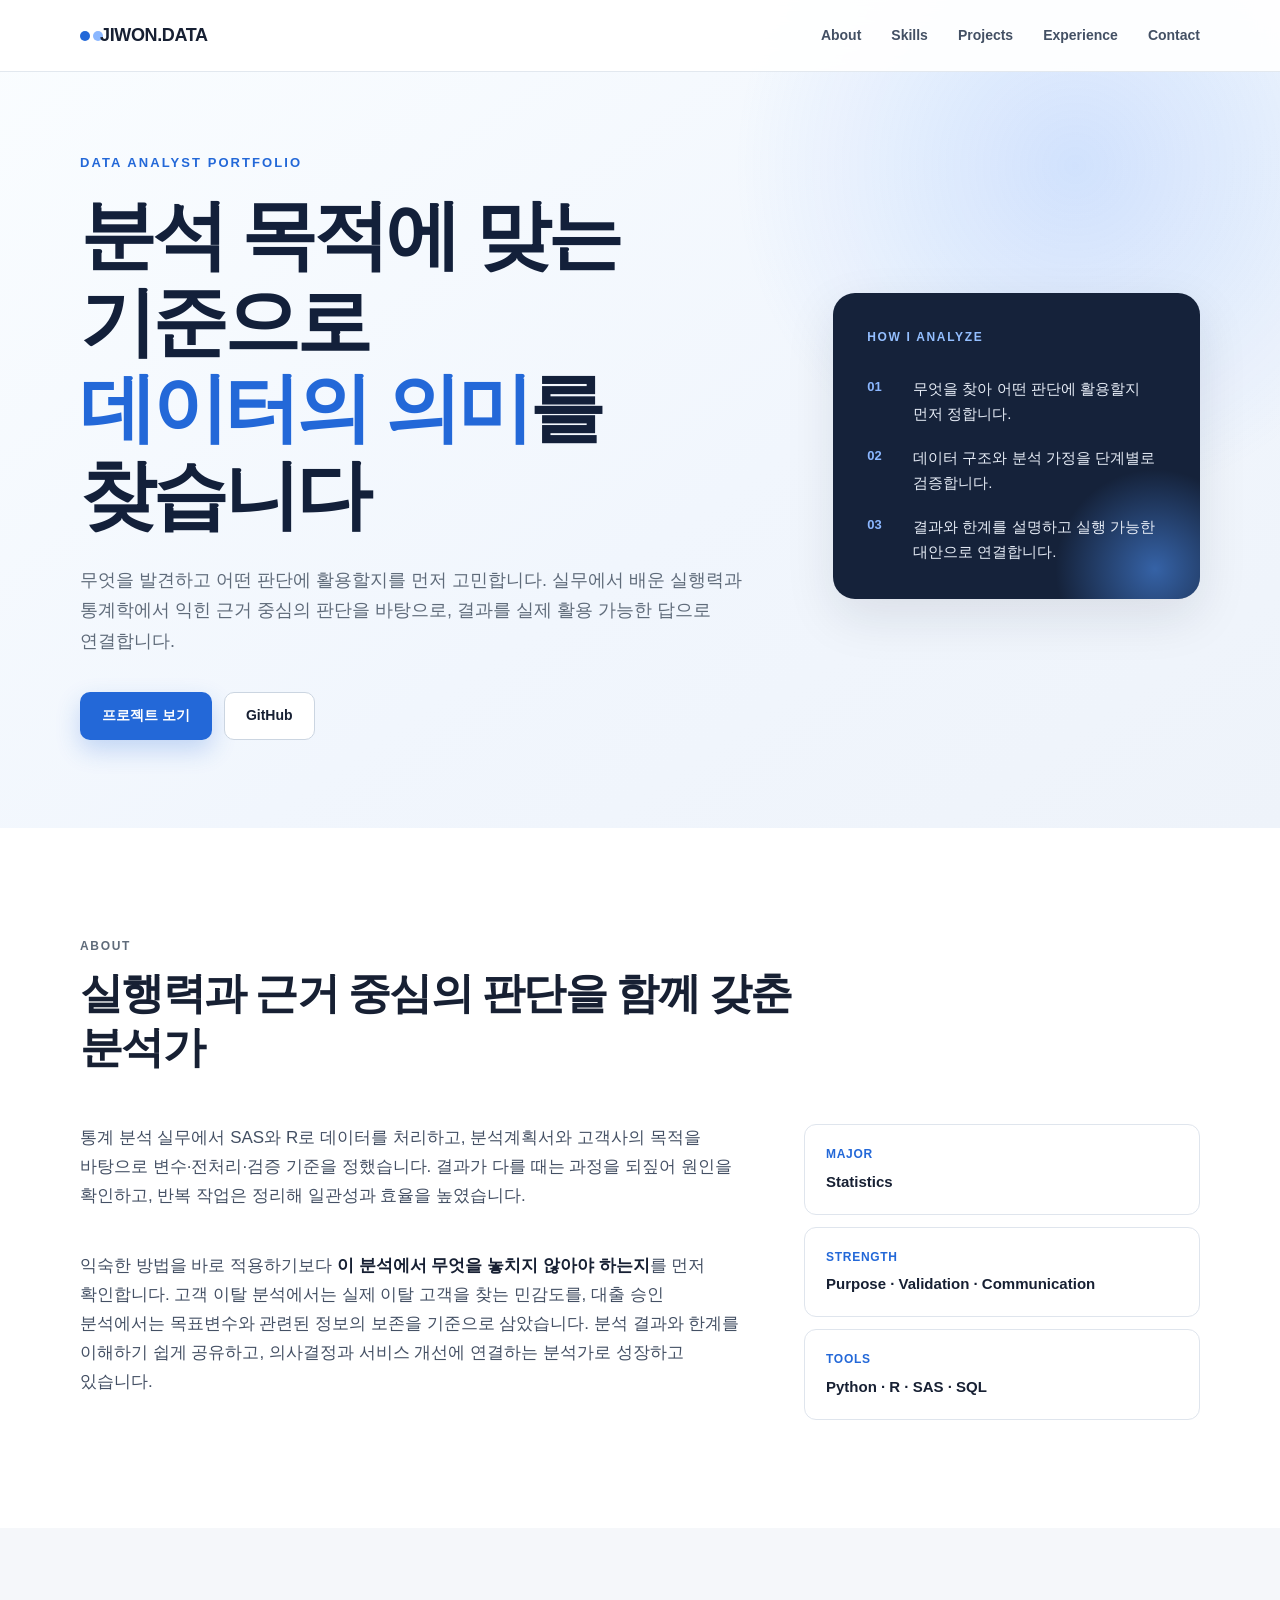
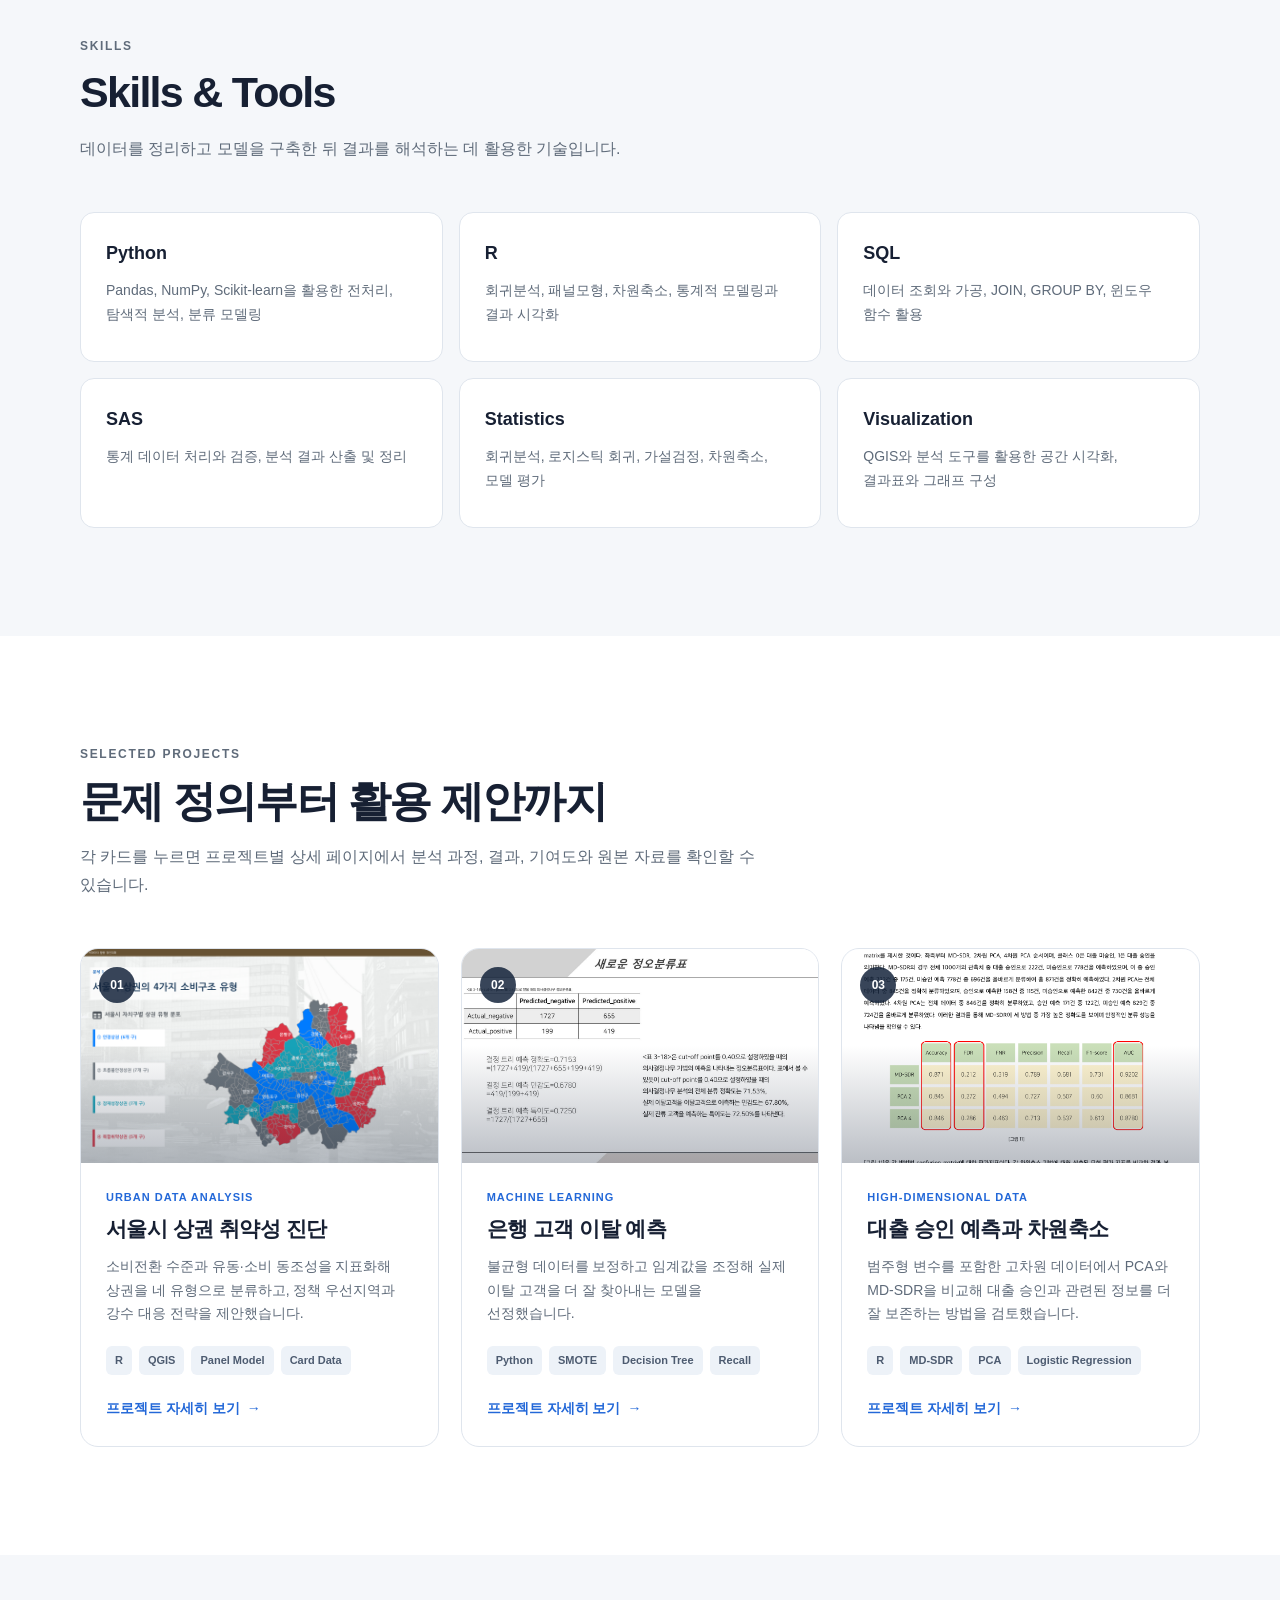
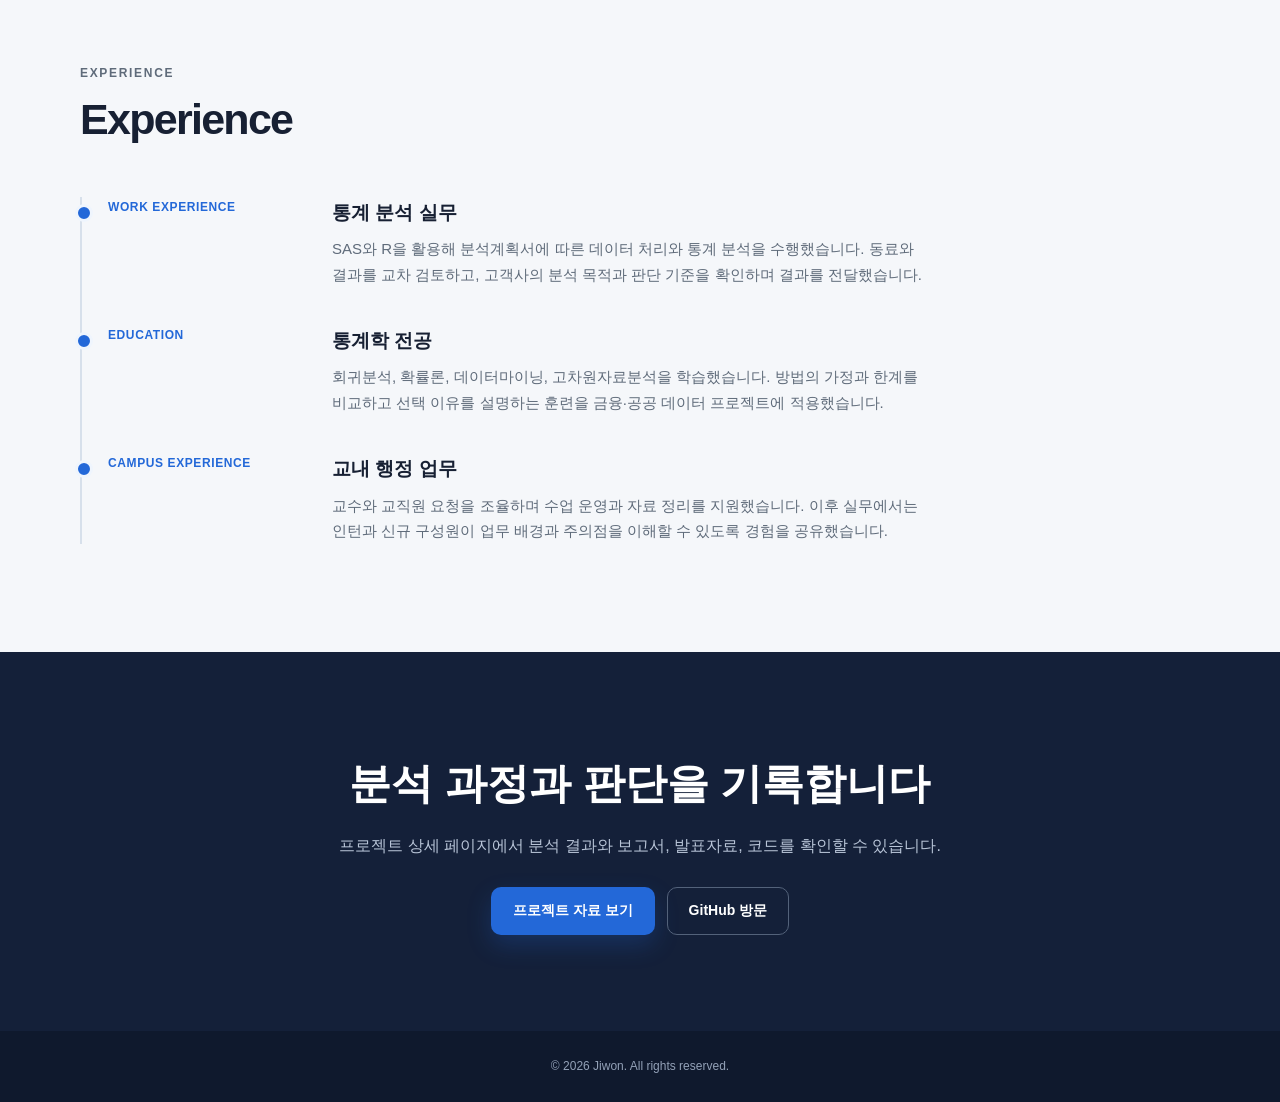
<file: index.html>
<!doctype html>
<html lang="ko">
  <head>
    <meta charset="utf-8" />
    <meta name="viewport" content="width=device-width, initial-scale=1" />
    <meta
      name="description"
      content="통계적 사고를 바탕으로 분석 목적에 맞는 기준을 세우는 데이터 분석 포트폴리오"
    />
    <title>Jiwon | Data Analyst Portfolio</title>
    <link rel="stylesheet" href="styles.css" />
    <script src="script.js" defer></script>
  </head>
  <body>
    <a class="skip-link" href="#main">본문 바로가기</a>

    <nav class="site-nav" aria-label="주요 메뉴">
      <div class="container nav-inner">
        <a class="logo" href="#home" aria-label="홈으로 이동">
          <span class="logo-mark" aria-hidden="true"></span>
          JIWON.DATA
        </a>
        <button class="nav-toggle" type="button" aria-label="메뉴 열기" aria-expanded="false">
          <span aria-hidden="true"></span>
        </button>
        <ul class="nav-menu">
          <li><a href="#about">About</a></li>
          <li><a href="#skills">Skills</a></li>
          <li><a href="#projects">Projects</a></li>
          <li><a href="#experience">Experience</a></li>
          <li><a href="#contact">Contact</a></li>
        </ul>
      </div>
    </nav>

    <main id="main">
      <section class="hero" id="home">
        <div class="container hero-grid">
          <div>
            <p class="eyebrow">Data Analyst Portfolio</p>
            <h1>분석 목적에 맞는 기준으로<br /><span>데이터의 의미</span>를 찾습니다</h1>
            <p class="hero-copy">
              무엇을 발견하고 어떤 판단에 활용할지를 먼저 고민합니다. 실무에서 배운 실행력과
              통계학에서 익힌 근거 중심의 판단을 바탕으로, 결과를 실제 활용 가능한 답으로
              연결합니다.
            </p>
            <div class="button-row">
              <a class="button button-primary" href="#projects">프로젝트 보기</a>
              <a
                class="button button-secondary"
                href="https://github.com/jjii-wonn11"
                target="_blank"
                rel="noreferrer"
                >GitHub</a
              >
            </div>
          </div>

          <aside class="hero-panel" aria-label="분석 원칙">
            <p class="hero-panel-label">HOW I ANALYZE</p>
            <ol class="hero-principles">
              <li><strong>01</strong><span>무엇을 찾아 어떤 판단에 활용할지 먼저 정합니다.</span></li>
              <li><strong>02</strong><span>데이터 구조와 분석 가정을 단계별로 검증합니다.</span></li>
              <li><strong>03</strong><span>결과와 한계를 설명하고 실행 가능한 대안으로 연결합니다.</span></li>
            </ol>
          </aside>
        </div>
      </section>

      <section class="section" id="about">
        <div class="container">
          <div class="section-heading">
            <p class="section-kicker">About</p>
            <h2>실행력과 근거 중심의 판단을 함께 갖춘 분석가</h2>
          </div>

          <div class="about-grid">
            <div class="about-copy">
              <p>
                통계 분석 실무에서 SAS와 R로 데이터를 처리하고, 분석계획서와 고객사의 목적을
                바탕으로 변수·전처리·검증 기준을 정했습니다. 결과가 다를 때는 과정을 되짚어
                원인을 확인하고, 반복 작업은 정리해 일관성과 효율을 높였습니다.
              </p>
              <p>
                익숙한 방법을 바로 적용하기보다 <strong>이 분석에서 무엇을 놓치지 않아야 하는지</strong>를
                먼저 확인합니다. 고객 이탈 분석에서는 실제 이탈 고객을 찾는 민감도를, 대출 승인
                분석에서는 목표변수와 관련된 정보의 보존을 기준으로 삼았습니다. 분석 결과와
                한계를 이해하기 쉽게 공유하고, 의사결정과 서비스 개선에 연결하는 분석가로
                성장하고 있습니다.
              </p>
            </div>
            <ul class="fact-list">
              <li><b>Major</b><span>Statistics</span></li>
              <li><b>Strength</b><span>Purpose · Validation · Communication</span></li>
              <li><b>Tools</b><span>Python · R · SAS · SQL</span></li>
            </ul>
          </div>
        </div>
      </section>

      <section class="section section-soft" id="skills">
        <div class="container">
          <div class="section-heading">
            <p class="section-kicker">Skills</p>
            <h2>Skills &amp; Tools</h2>
            <p>데이터를 정리하고 모델을 구축한 뒤 결과를 해석하는 데 활용한 기술입니다.</p>
          </div>
          <div class="skills-grid">
            <article class="skill">
              <h3>Python</h3>
              <p>Pandas, NumPy, Scikit-learn을 활용한 전처리, 탐색적 분석, 분류 모델링</p>
            </article>
            <article class="skill">
              <h3>R</h3>
              <p>회귀분석, 패널모형, 차원축소, 통계적 모델링과 결과 시각화</p>
            </article>
            <article class="skill">
              <h3>SQL</h3>
              <p>데이터 조회와 가공, JOIN, GROUP BY, 윈도우 함수 활용</p>
            </article>
            <article class="skill">
              <h3>SAS</h3>
              <p>통계 데이터 처리와 검증, 분석 결과 산출 및 정리</p>
            </article>
            <article class="skill">
              <h3>Statistics</h3>
              <p>회귀분석, 로지스틱 회귀, 가설검정, 차원축소, 모델 평가</p>
            </article>
            <article class="skill">
              <h3>Visualization</h3>
              <p>QGIS와 분석 도구를 활용한 공간 시각화, 결과표와 그래프 구성</p>
            </article>
          </div>
        </div>
      </section>

      <section class="section" id="projects">
        <div class="container">
          <div class="section-heading">
            <p class="section-kicker">Selected Projects</p>
            <h2>문제 정의부터 활용 제안까지</h2>
            <p>
              각 카드를 누르면 프로젝트별 상세 페이지에서 분석 과정, 결과, 기여도와 원본
              자료를 확인할 수 있습니다.
            </p>
          </div>

          <div class="project-grid">
            <article class="project-card">
              <div class="project-image weather-cover">
                <img src="assets/images/weather-map-restored.png" alt="서울시 상권 유형 분포 지도" />
                <span class="project-index">01</span>
              </div>
              <div class="project-body">
                <p class="project-type">Urban Data Analysis</p>
                <h3>서울시 상권 취약성 진단</h3>
                <p class="project-summary">
                  소비전환 수준과 유동·소비 동조성을 지표화해 상권을 네 유형으로 분류하고,
                  정책 우선지역과 강수 대응 전략을 제안했습니다.
                </p>
                <div class="tags">
                  <span class="tag">R</span><span class="tag">QGIS</span>
                  <span class="tag">Panel Model</span><span class="tag">Card Data</span>
                </div>
                <a class="project-link" href="projects/weather.html">프로젝트 자세히 보기</a>
              </div>
            </article>

            <article class="project-card">
              <div class="project-image">
                <img src="assets/images/churn-result.jpg" alt="고객 이탈 예측 최종 정오분류표" />
                <span class="project-index">02</span>
              </div>
              <div class="project-body">
                <p class="project-type">Machine Learning</p>
                <h3>은행 고객 이탈 예측</h3>
                <p class="project-summary">
                  불균형 데이터를 보정하고 임계값을 조정해 실제 이탈 고객을 더 잘 찾아내는
                  모델을 선정했습니다.
                </p>
                <div class="tags">
                  <span class="tag">Python</span><span class="tag">SMOTE</span>
                  <span class="tag">Decision Tree</span><span class="tag">Recall</span>
                </div>
                <a class="project-link" href="projects/churn.html">프로젝트 자세히 보기</a>
              </div>
            </article>

            <article class="project-card">
              <div class="project-image loan-cover">
                <img src="assets/images/loan-result.png" alt="MD-SDR와 PCA 성능 비교 결과" />
                <span class="project-index">03</span>
              </div>
              <div class="project-body">
                <p class="project-type">High-dimensional Data</p>
                <h3>대출 승인 예측과 차원축소</h3>
                <p class="project-summary">
                  범주형 변수를 포함한 고차원 데이터에서 PCA와 MD-SDR을 비교해 대출 승인과
                  관련된 정보를 더 잘 보존하는 방법을 검토했습니다.
                </p>
                <div class="tags">
                  <span class="tag">R</span><span class="tag">MD-SDR</span>
                  <span class="tag">PCA</span><span class="tag">Logistic Regression</span>
                </div>
                <a class="project-link" href="projects/loan.html">프로젝트 자세히 보기</a>
              </div>
            </article>
          </div>
        </div>
      </section>

      <section class="section section-soft" id="experience">
        <div class="container">
          <div class="section-heading">
            <p class="section-kicker">Experience</p>
            <h2>Experience</h2>
          </div>
          <div class="timeline">
            <article class="timeline-item">
              <p class="timeline-label">WORK EXPERIENCE</p>
              <div class="timeline-content">
                <h3>통계 분석 실무</h3>
                <p>
                  SAS와 R을 활용해 분석계획서에 따른 데이터 처리와 통계 분석을 수행했습니다.
                  동료와 결과를 교차 검토하고, 고객사의 분석 목적과 판단 기준을 확인하며 결과를
                  전달했습니다.
                </p>
              </div>
            </article>
            <article class="timeline-item">
              <p class="timeline-label">EDUCATION</p>
              <div class="timeline-content">
                <h3>통계학 전공</h3>
                <p>
                  회귀분석, 확률론, 데이터마이닝, 고차원자료분석을 학습했습니다. 방법의 가정과
                  한계를 비교하고 선택 이유를 설명하는 훈련을 금융·공공 데이터 프로젝트에
                  적용했습니다.
                </p>
              </div>
            </article>
            <article class="timeline-item">
              <p class="timeline-label">CAMPUS EXPERIENCE</p>
              <div class="timeline-content">
                <h3>교내 행정 업무</h3>
                <p>
                  교수와 교직원 요청을 조율하며 수업 운영과 자료 정리를 지원했습니다. 이후 실무에서는
                  인턴과 신규 구성원이 업무 배경과 주의점을 이해할 수 있도록 경험을 공유했습니다.
                </p>
              </div>
            </article>
          </div>
        </div>
      </section>

      <section class="contact" id="contact">
        <div class="container">
          <h2>분석 과정과 판단을 기록합니다</h2>
          <p>프로젝트 상세 페이지에서 분석 결과와 보고서, 발표자료, 코드를 확인할 수 있습니다.</p>
          <div class="button-row" style="justify-content: center">
            <a class="button button-primary" href="#projects">프로젝트 자료 보기</a>
            <a
              class="button button-secondary"
              href="https://github.com/jjii-wonn11"
              target="_blank"
              rel="noreferrer"
              >GitHub 방문</a
            >
          </div>
        </div>
      </section>
    </main>

    <footer class="site-footer">
      <div class="container">© <span data-year>2026</span> Jiwon. All rights reserved.</div>
    </footer>
  </body>
</html>
</file>
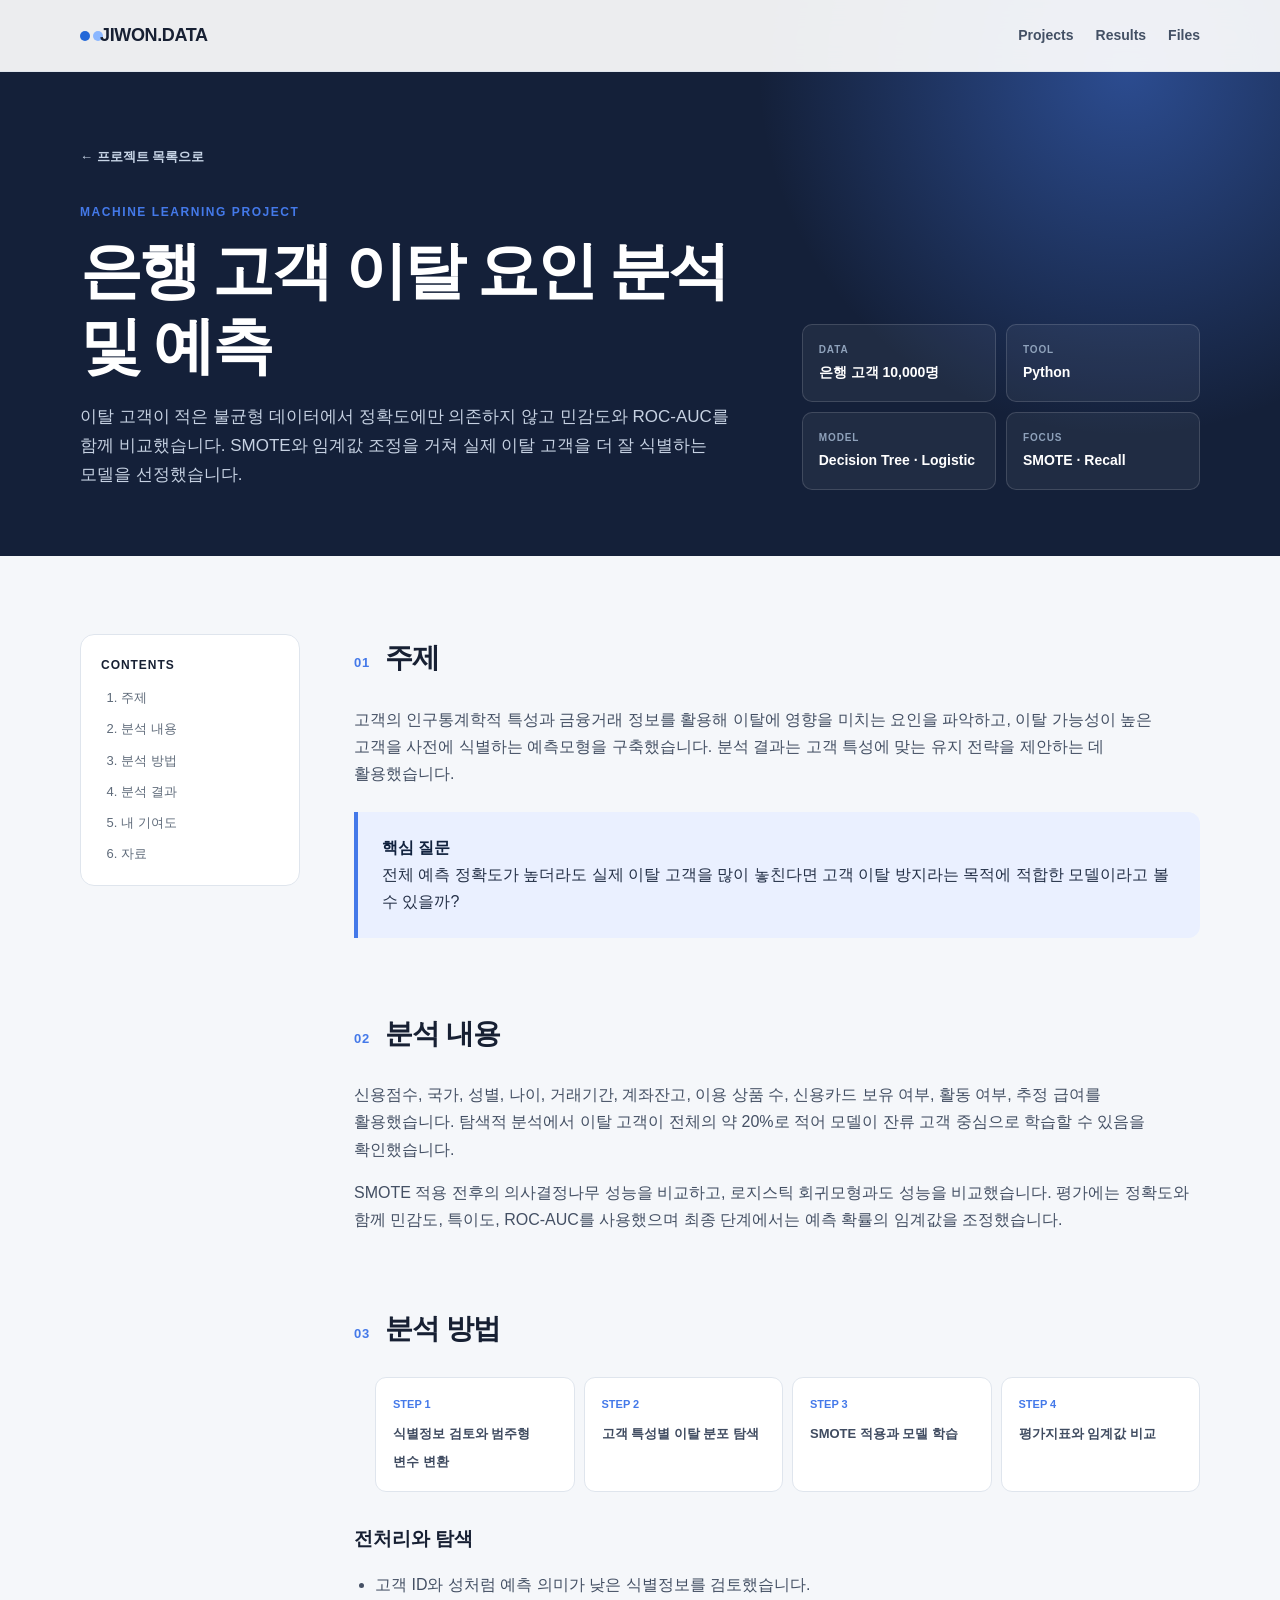
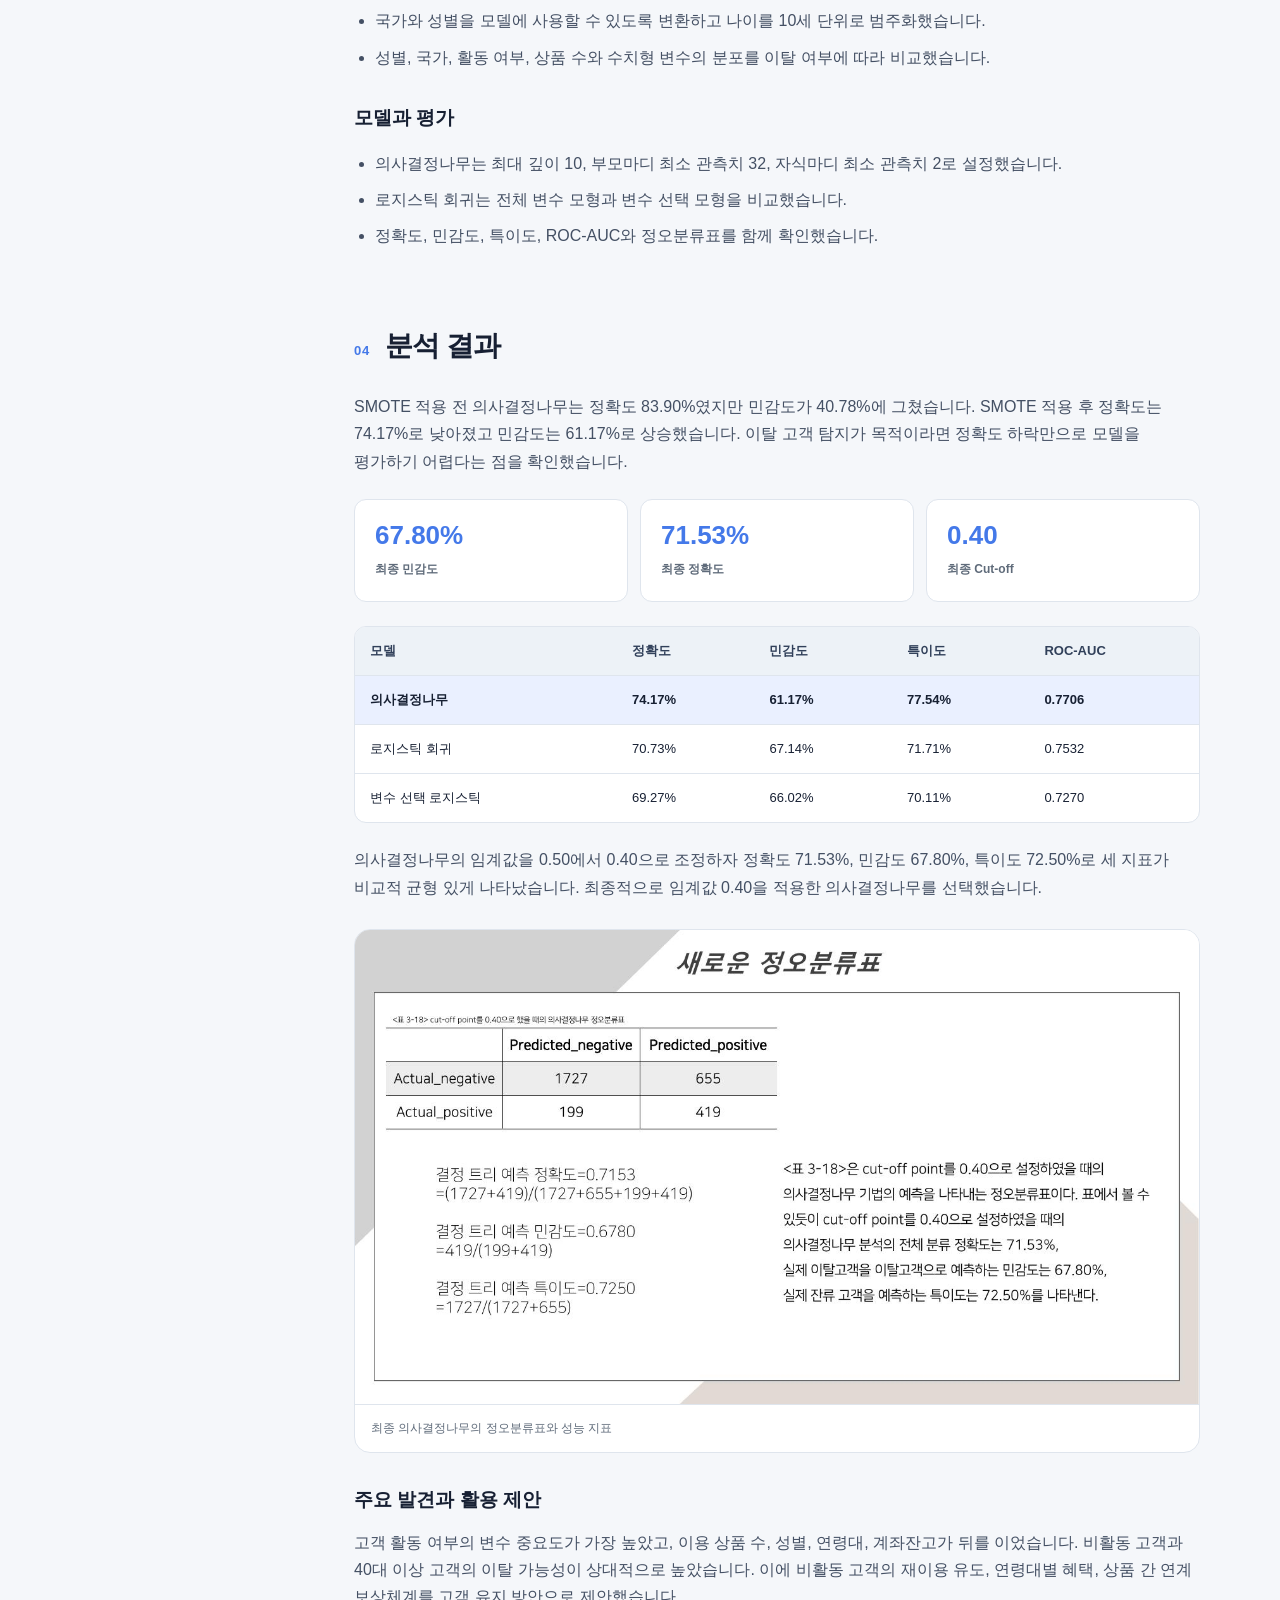
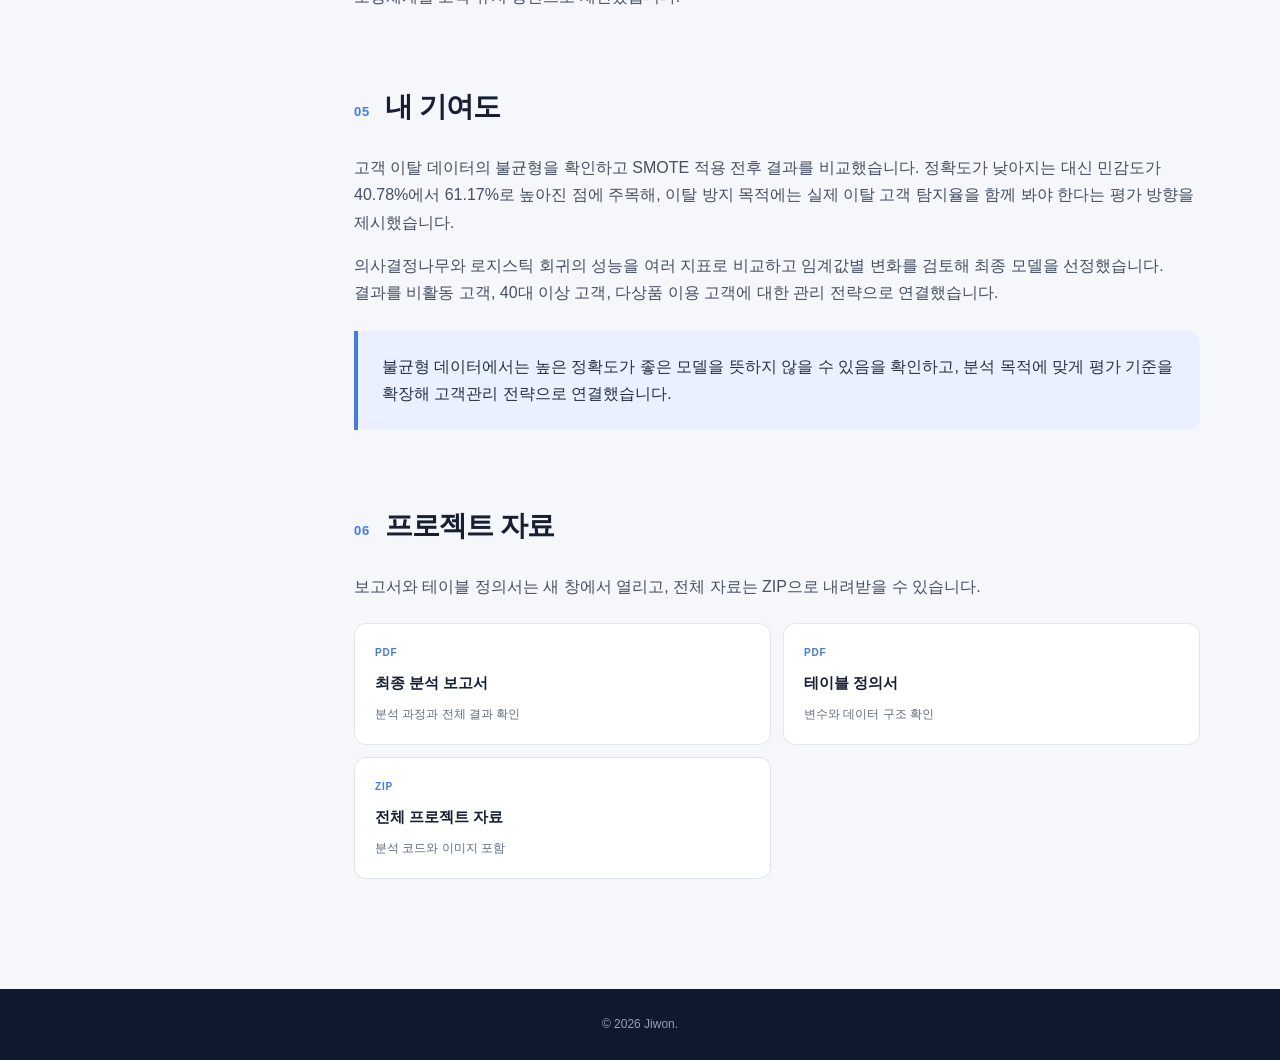
<file: projects/churn.html>
<!doctype html>
<html lang="ko">
  <head>
    <meta charset="utf-8" />
    <meta name="viewport" content="width=device-width, initial-scale=1" />
    <meta name="description" content="은행 고객 이탈 요인 분석 및 예측 프로젝트" />
    <title>은행 고객 이탈 예측 | Jiwon Portfolio</title>
    <link rel="stylesheet" href="../styles.css" />
    <script src="../script.js" defer></script>
  </head>
  <body class="detail-page churn">
    <a class="skip-link" href="#main">본문 바로가기</a>
    <nav class="site-nav detail-nav" aria-label="주요 메뉴">
      <div class="container nav-inner">
        <a class="logo" href="../index.html">
          <span class="logo-mark" aria-hidden="true"></span>JIWON.DATA
        </a>
        <button class="nav-toggle" type="button" aria-label="메뉴 열기" aria-expanded="false">
          <span aria-hidden="true"></span>
        </button>
        <ul class="nav-menu">
          <li><a href="../index.html#projects">Projects</a></li>
          <li><a href="#result">Results</a></li>
          <li><a href="#resources">Files</a></li>
        </ul>
      </div>
    </nav>

    <main id="main">
      <header class="detail-hero">
        <div class="container">
          <a class="back-link" href="../index.html#projects">← 프로젝트 목록으로</a>
          <div class="detail-layout">
            <div>
              <p class="detail-kicker">Machine Learning Project</p>
              <h1>은행 고객 이탈 요인 분석 및 예측</h1>
              <p class="detail-lead">
                이탈 고객이 적은 불균형 데이터에서 정확도에만 의존하지 않고 민감도와 ROC-AUC를
                함께 비교했습니다. SMOTE와 임계값 조정을 거쳐 실제 이탈 고객을 더 잘 식별하는
                모델을 선정했습니다.
              </p>
            </div>
            <dl class="detail-meta">
              <div><dt>Data</dt><dd>은행 고객 10,000명</dd></div>
              <div><dt>Tool</dt><dd>Python</dd></div>
              <div><dt>Model</dt><dd>Decision Tree · Logistic</dd></div>
              <div><dt>Focus</dt><dd>SMOTE · Recall</dd></div>
            </dl>
          </div>
        </div>
      </header>

      <div class="detail-content">
        <div class="container detail-grid">
          <aside class="toc" aria-label="페이지 목차">
            <strong>Contents</strong>
            <ol>
              <li><a href="#topic">주제</a></li>
              <li><a href="#analysis">분석 내용</a></li>
              <li><a href="#method">분석 방법</a></li>
              <li><a href="#result">분석 결과</a></li>
              <li><a href="#contribution">내 기여도</a></li>
              <li><a href="#resources">자료</a></li>
            </ol>
          </aside>

          <article class="article">
            <section class="article-section" id="topic">
              <h2 class="numbered-title"><span>01</span> 주제</h2>
              <p>
                고객의 인구통계학적 특성과 금융거래 정보를 활용해 이탈에 영향을 미치는 요인을
                파악하고, 이탈 가능성이 높은 고객을 사전에 식별하는 예측모형을 구축했습니다.
                분석 결과는 고객 특성에 맞는 유지 전략을 제안하는 데 활용했습니다.
              </p>
              <div class="highlight-box">
                <strong>핵심 질문</strong><br />전체 예측 정확도가 높더라도 실제 이탈 고객을 많이
                놓친다면 고객 이탈 방지라는 목적에 적합한 모델이라고 볼 수 있을까?
              </div>
            </section>

            <section class="article-section" id="analysis">
              <h2 class="numbered-title"><span>02</span> 분석 내용</h2>
              <p>
                신용점수, 국가, 성별, 나이, 거래기간, 계좌잔고, 이용 상품 수, 신용카드 보유 여부,
                활동 여부, 추정 급여를 활용했습니다. 탐색적 분석에서 이탈 고객이 전체의 약 20%로
                적어 모델이 잔류 고객 중심으로 학습할 수 있음을 확인했습니다.
              </p>
              <p>
                SMOTE 적용 전후의 의사결정나무 성능을 비교하고, 로지스틱 회귀모형과도 성능을
                비교했습니다. 평가에는 정확도와 함께 민감도, 특이도, ROC-AUC를 사용했으며 최종
                단계에서는 예측 확률의 임계값을 조정했습니다.
              </p>
            </section>

            <section class="article-section" id="method">
              <h2 class="numbered-title"><span>03</span> 분석 방법</h2>
              <ol class="process">
                <li><b>STEP 1</b><span>식별정보 검토와 범주형 변수 변환</span></li>
                <li><b>STEP 2</b><span>고객 특성별 이탈 분포 탐색</span></li>
                <li><b>STEP 3</b><span>SMOTE 적용과 모델 학습</span></li>
                <li><b>STEP 4</b><span>평가지표와 임계값 비교</span></li>
              </ol>

              <h3>전처리와 탐색</h3>
              <ul>
                <li>고객 ID와 성처럼 예측 의미가 낮은 식별정보를 검토했습니다.</li>
                <li>국가와 성별을 모델에 사용할 수 있도록 변환하고 나이를 10세 단위로 범주화했습니다.</li>
                <li>성별, 국가, 활동 여부, 상품 수와 수치형 변수의 분포를 이탈 여부에 따라 비교했습니다.</li>
              </ul>

              <h3>모델과 평가</h3>
              <ul>
                <li>의사결정나무는 최대 깊이 10, 부모마디 최소 관측치 32, 자식마디 최소 관측치 2로 설정했습니다.</li>
                <li>로지스틱 회귀는 전체 변수 모형과 변수 선택 모형을 비교했습니다.</li>
                <li>정확도, 민감도, 특이도, ROC-AUC와 정오분류표를 함께 확인했습니다.</li>
              </ul>
            </section>

            <section class="article-section" id="result">
              <h2 class="numbered-title"><span>04</span> 분석 결과</h2>
              <p>
                SMOTE 적용 전 의사결정나무는 정확도 83.90%였지만 민감도가 40.78%에 그쳤습니다.
                SMOTE 적용 후 정확도는 74.17%로 낮아졌고 민감도는 61.17%로 상승했습니다. 이탈
                고객 탐지가 목적이라면 정확도 하락만으로 모델을 평가하기 어렵다는 점을 확인했습니다.
              </p>

              <div class="metrics">
                <div class="metric"><b>67.80%</b><span>최종 민감도</span></div>
                <div class="metric"><b>71.53%</b><span>최종 정확도</span></div>
                <div class="metric"><b>0.40</b><span>최종 Cut-off</span></div>
              </div>

              <div class="table-wrap">
                <table>
                  <thead>
                    <tr><th>모델</th><th>정확도</th><th>민감도</th><th>특이도</th><th>ROC-AUC</th></tr>
                  </thead>
                  <tbody>
                    <tr class="best"><td>의사결정나무</td><td>74.17%</td><td>61.17%</td><td>77.54%</td><td>0.7706</td></tr>
                    <tr><td>로지스틱 회귀</td><td>70.73%</td><td>67.14%</td><td>71.71%</td><td>0.7532</td></tr>
                    <tr><td>변수 선택 로지스틱</td><td>69.27%</td><td>66.02%</td><td>70.11%</td><td>0.7270</td></tr>
                  </tbody>
                </table>
              </div>

              <p>
                의사결정나무의 임계값을 0.50에서 0.40으로 조정하자 정확도 71.53%, 민감도
                67.80%, 특이도 72.50%로 세 지표가 비교적 균형 있게 나타났습니다. 최종적으로
                임계값 0.40을 적용한 의사결정나무를 선택했습니다.
              </p>

              <figure class="visual-card">
                <img src="../assets/images/churn-result.jpg" alt="임계값 0.40을 적용한 의사결정나무 정오분류표" />
                <figcaption>최종 의사결정나무의 정오분류표와 성능 지표</figcaption>
              </figure>

              <h3>주요 발견과 활용 제안</h3>
              <p>
                고객 활동 여부의 변수 중요도가 가장 높았고, 이용 상품 수, 성별, 연령대,
                계좌잔고가 뒤를 이었습니다. 비활동 고객과 40대 이상 고객의 이탈 가능성이
                상대적으로 높았습니다. 이에 비활동 고객의 재이용 유도, 연령대별 혜택, 상품 간
                연계 보상체계를 고객 유지 방안으로 제안했습니다.
              </p>
            </section>

            <section class="article-section" id="contribution">
              <h2 class="numbered-title"><span>05</span> 내 기여도</h2>
              <p>
                고객 이탈 데이터의 불균형을 확인하고 SMOTE 적용 전후 결과를 비교했습니다. 정확도가
                낮아지는 대신 민감도가 40.78%에서 61.17%로 높아진 점에 주목해, 이탈 방지 목적에는
                실제 이탈 고객 탐지율을 함께 봐야 한다는 평가 방향을 제시했습니다.
              </p>
              <p>
                의사결정나무와 로지스틱 회귀의 성능을 여러 지표로 비교하고 임계값별 변화를 검토해
                최종 모델을 선정했습니다. 결과를 비활동 고객, 40대 이상 고객, 다상품 이용 고객에
                대한 관리 전략으로 연결했습니다.
              </p>
              <div class="highlight-box">
                불균형 데이터에서는 높은 정확도가 좋은 모델을 뜻하지 않을 수 있음을 확인하고,
                분석 목적에 맞게 평가 기준을 확장해 고객관리 전략으로 연결했습니다.
              </div>
            </section>

            <section class="article-section" id="resources">
              <h2 class="numbered-title"><span>06</span> 프로젝트 자료</h2>
              <p>보고서와 테이블 정의서는 새 창에서 열리고, 전체 자료는 ZIP으로 내려받을 수 있습니다.</p>
              <div class="resource-grid">
                <a class="resource-card" href="../assets/documents/churn-report.pdf" target="_blank" rel="noreferrer">
                  <small>PDF</small><strong>최종 분석 보고서</strong><span>분석 과정과 전체 결과 확인</span>
                </a>
                <a class="resource-card" href="../assets/documents/churn-table-definition.pdf" target="_blank" rel="noreferrer">
                  <small>PDF</small><strong>테이블 정의서</strong><span>변수와 데이터 구조 확인</span>
                </a>
                <a class="resource-card" href="../downloads/data-mining-full.zip" download>
                  <small>ZIP</small><strong>전체 프로젝트 자료</strong><span>분석 코드와 이미지 포함</span>
                </a>
              </div>
            </section>

          </article>
        </div>
      </div>
    </main>

    <footer class="site-footer"><div class="container">© <span data-year>2026</span> Jiwon.</div></footer>
  </body>
</html>
</file>
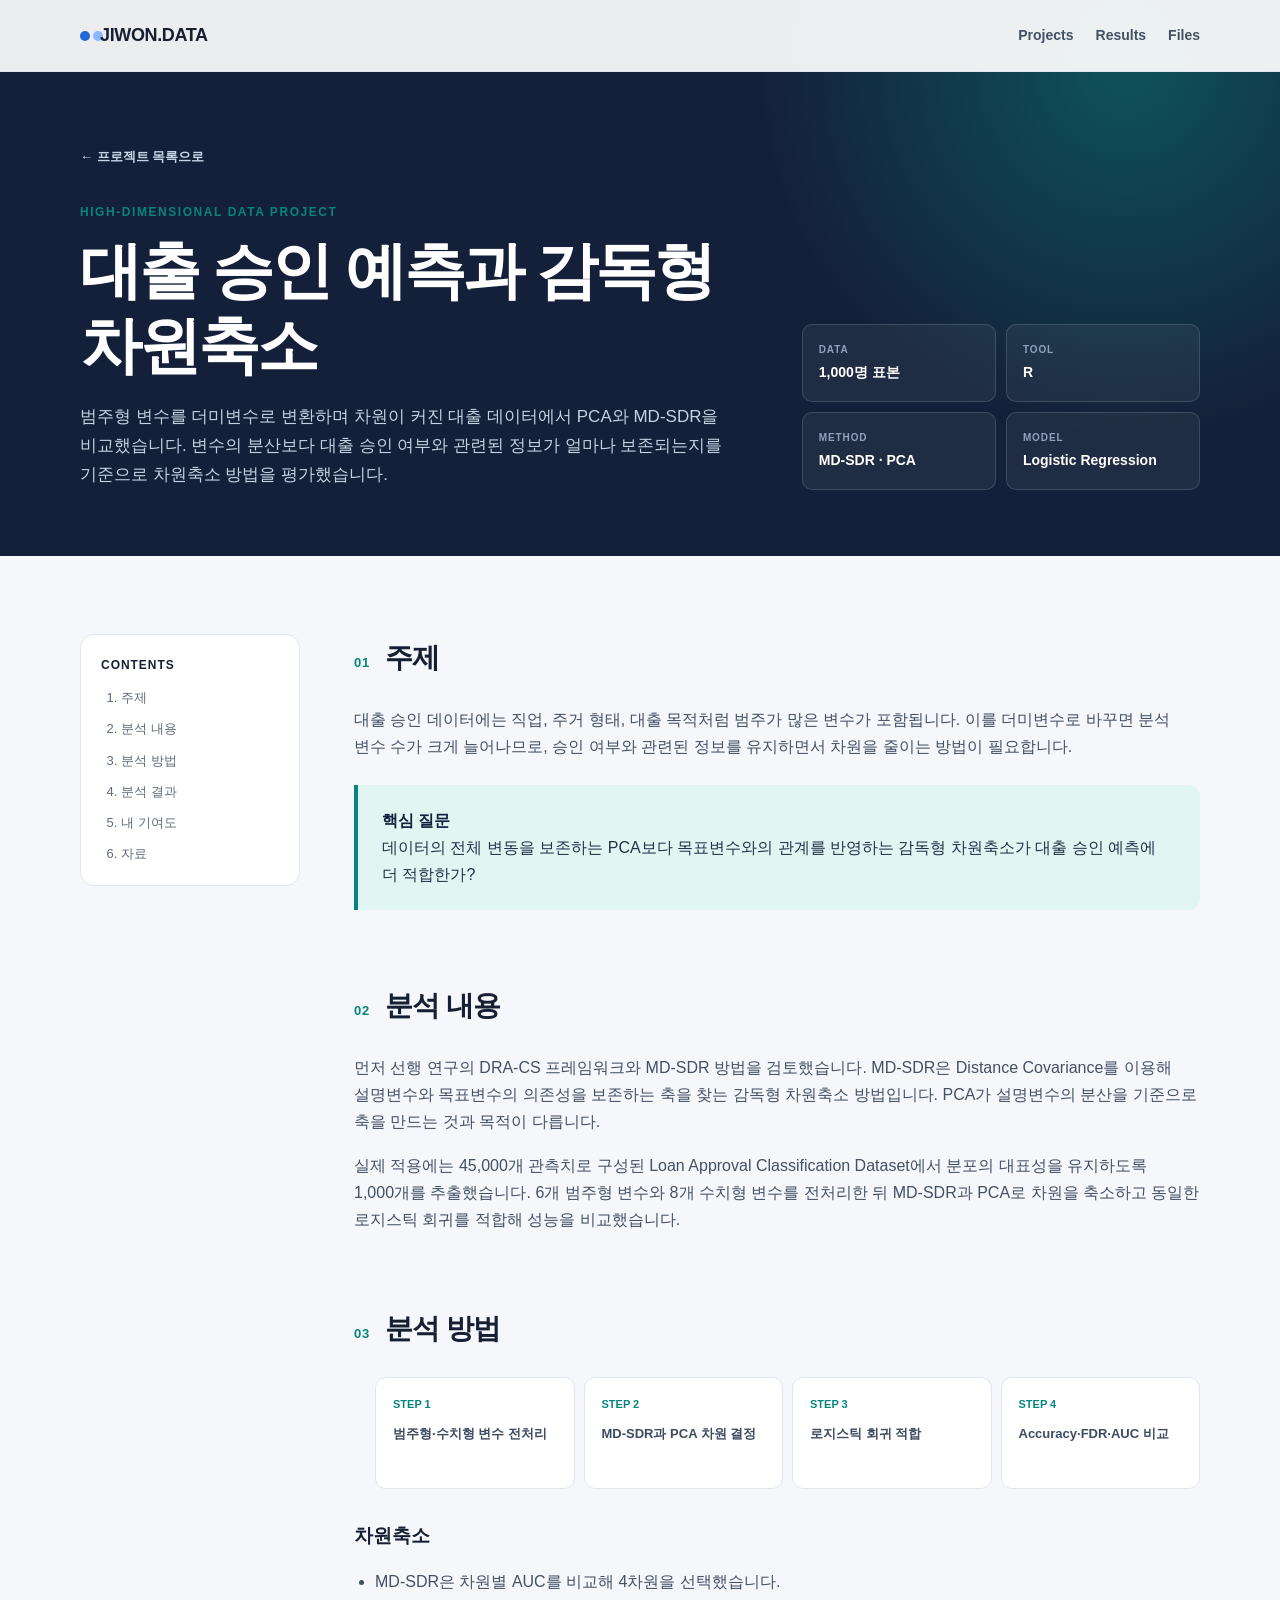
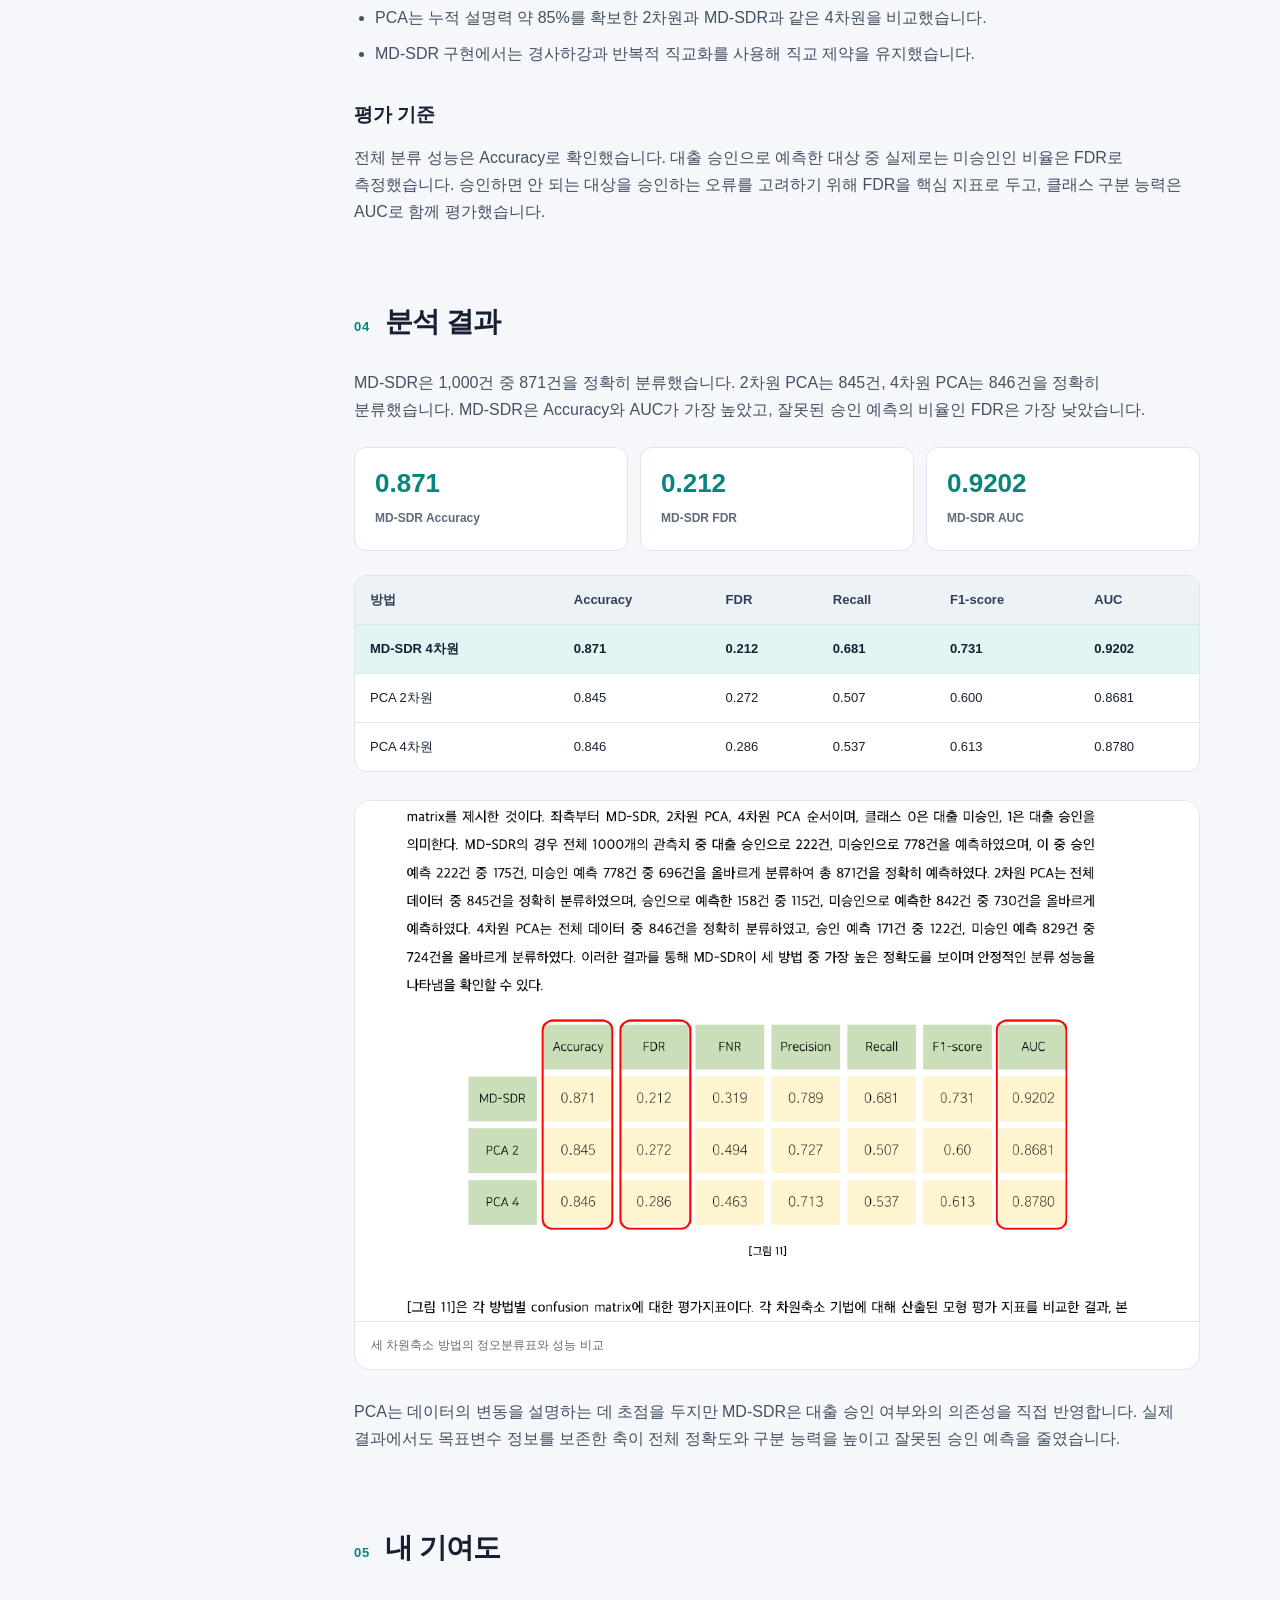
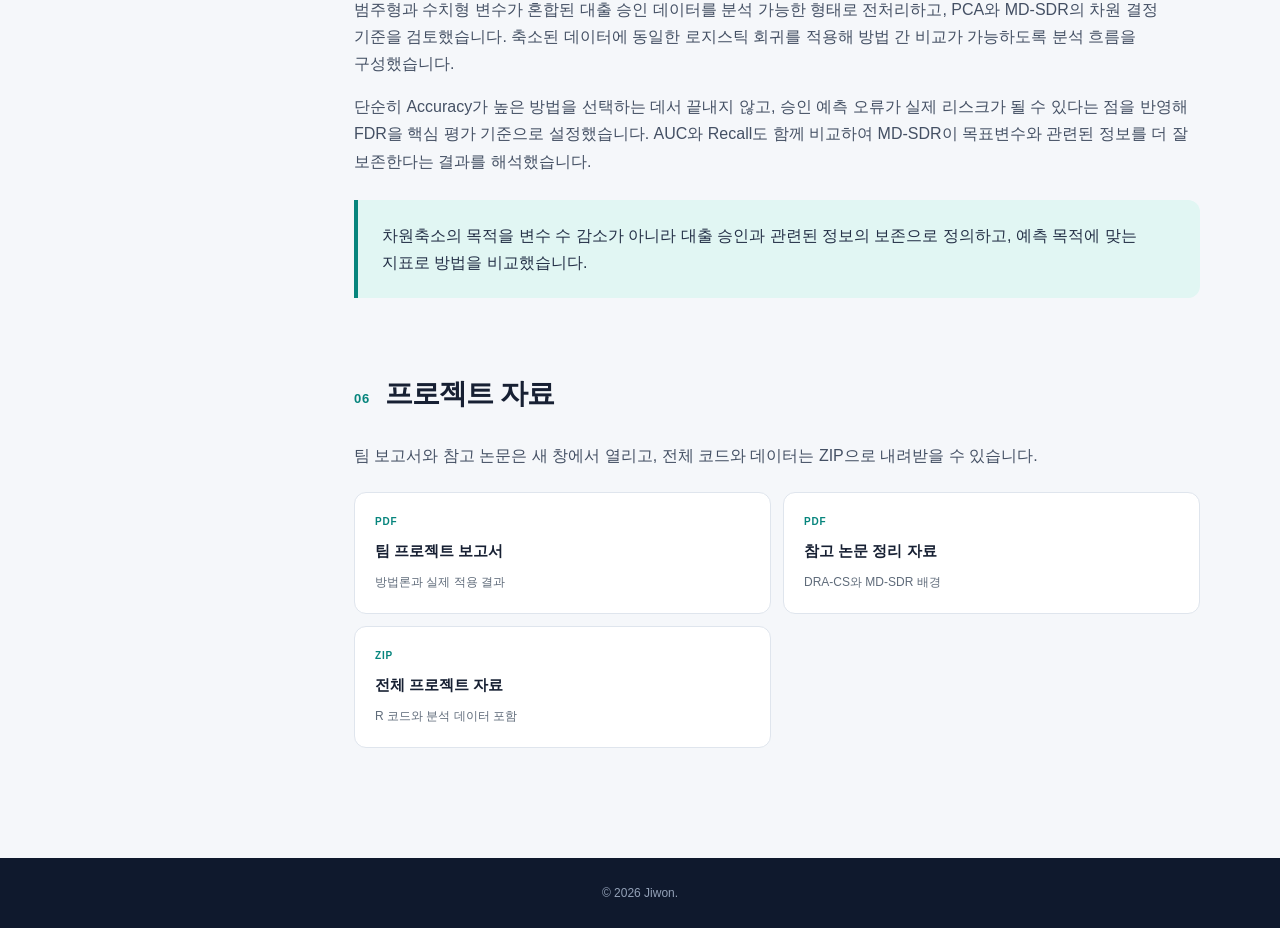
<file: projects/loan.html>
<!doctype html>
<html lang="ko">
  <head>
    <meta charset="utf-8" />
    <meta name="viewport" content="width=device-width, initial-scale=1" />
    <meta name="description" content="MD-SDR과 PCA를 비교한 대출 승인 예측 프로젝트" />
    <title>대출 승인 예측과 차원축소 | Jiwon Portfolio</title>
    <link rel="stylesheet" href="../styles.css" />
    <script src="../script.js" defer></script>
  </head>
  <body class="detail-page loan">
    <a class="skip-link" href="#main">본문 바로가기</a>
    <nav class="site-nav detail-nav" aria-label="주요 메뉴">
      <div class="container nav-inner">
        <a class="logo" href="../index.html"><span class="logo-mark" aria-hidden="true"></span>JIWON.DATA</a>
        <button class="nav-toggle" type="button" aria-label="메뉴 열기" aria-expanded="false"><span aria-hidden="true"></span></button>
        <ul class="nav-menu">
          <li><a href="../index.html#projects">Projects</a></li>
          <li><a href="#result">Results</a></li>
          <li><a href="#resources">Files</a></li>
        </ul>
      </div>
    </nav>

    <main id="main">
      <header class="detail-hero">
        <div class="container">
          <a class="back-link" href="../index.html#projects">← 프로젝트 목록으로</a>
          <div class="detail-layout">
            <div>
              <p class="detail-kicker">High-dimensional Data Project</p>
              <h1>대출 승인 예측과 감독형 차원축소</h1>
              <p class="detail-lead">
                범주형 변수를 더미변수로 변환하며 차원이 커진 대출 데이터에서 PCA와 MD-SDR을
                비교했습니다. 변수의 분산보다 대출 승인 여부와 관련된 정보가 얼마나 보존되는지를
                기준으로 차원축소 방법을 평가했습니다.
              </p>
            </div>
            <dl class="detail-meta">
              <div><dt>Data</dt><dd>1,000명 표본</dd></div>
              <div><dt>Tool</dt><dd>R</dd></div>
              <div><dt>Method</dt><dd>MD-SDR · PCA</dd></div>
              <div><dt>Model</dt><dd>Logistic Regression</dd></div>
            </dl>
          </div>
        </div>
      </header>

      <div class="detail-content">
        <div class="container detail-grid">
          <aside class="toc" aria-label="페이지 목차">
            <strong>Contents</strong>
            <ol>
              <li><a href="#topic">주제</a></li><li><a href="#analysis">분석 내용</a></li>
              <li><a href="#method">분석 방법</a></li><li><a href="#result">분석 결과</a></li>
              <li><a href="#contribution">내 기여도</a></li><li><a href="#resources">자료</a></li>
            </ol>
          </aside>

          <article class="article">
            <section class="article-section" id="topic">
              <h2 class="numbered-title"><span>01</span> 주제</h2>
              <p>
                대출 승인 데이터에는 직업, 주거 형태, 대출 목적처럼 범주가 많은 변수가 포함됩니다.
                이를 더미변수로 바꾸면 분석 변수 수가 크게 늘어나므로, 승인 여부와 관련된 정보를
                유지하면서 차원을 줄이는 방법이 필요합니다.
              </p>
              <div class="highlight-box">
                <strong>핵심 질문</strong><br />데이터의 전체 변동을 보존하는 PCA보다 목표변수와의
                관계를 반영하는 감독형 차원축소가 대출 승인 예측에 더 적합한가?
              </div>
            </section>

            <section class="article-section" id="analysis">
              <h2 class="numbered-title"><span>02</span> 분석 내용</h2>
              <p>
                먼저 선행 연구의 DRA-CS 프레임워크와 MD-SDR 방법을 검토했습니다. MD-SDR은
                Distance Covariance를 이용해 설명변수와 목표변수의 의존성을 보존하는 축을 찾는
                감독형 차원축소 방법입니다. PCA가 설명변수의 분산을 기준으로 축을 만드는 것과
                목적이 다릅니다.
              </p>
              <p>
                실제 적용에는 45,000개 관측치로 구성된 Loan Approval Classification Dataset에서
                분포의 대표성을 유지하도록 1,000개를 추출했습니다. 6개 범주형 변수와 8개 수치형
                변수를 전처리한 뒤 MD-SDR과 PCA로 차원을 축소하고 동일한 로지스틱 회귀를 적합해
                성능을 비교했습니다.
              </p>
            </section>

            <section class="article-section" id="method">
              <h2 class="numbered-title"><span>03</span> 분석 방법</h2>
              <ol class="process">
                <li><b>STEP 1</b><span>범주형·수치형 변수 전처리</span></li>
                <li><b>STEP 2</b><span>MD-SDR과 PCA 차원 결정</span></li>
                <li><b>STEP 3</b><span>로지스틱 회귀 적합</span></li>
                <li><b>STEP 4</b><span>Accuracy·FDR·AUC 비교</span></li>
              </ol>

              <h3>차원축소</h3>
              <ul>
                <li>MD-SDR은 차원별 AUC를 비교해 4차원을 선택했습니다.</li>
                <li>PCA는 누적 설명력 약 85%를 확보한 2차원과 MD-SDR과 같은 4차원을 비교했습니다.</li>
                <li>MD-SDR 구현에서는 경사하강과 반복적 직교화를 사용해 직교 제약을 유지했습니다.</li>
              </ul>

              <h3>평가 기준</h3>
              <p>
                전체 분류 성능은 Accuracy로 확인했습니다. 대출 승인으로 예측한 대상 중 실제로는
                미승인인 비율은 FDR로 측정했습니다. 승인하면 안 되는 대상을 승인하는 오류를
                고려하기 위해 FDR을 핵심 지표로 두고, 클래스 구분 능력은 AUC로 함께 평가했습니다.
              </p>
            </section>

            <section class="article-section" id="result">
              <h2 class="numbered-title"><span>04</span> 분석 결과</h2>
              <p>
                MD-SDR은 1,000건 중 871건을 정확히 분류했습니다. 2차원 PCA는 845건, 4차원 PCA는
                846건을 정확히 분류했습니다. MD-SDR은 Accuracy와 AUC가 가장 높았고, 잘못된 승인
                예측의 비율인 FDR은 가장 낮았습니다.
              </p>

              <div class="metrics">
                <div class="metric"><b>0.871</b><span>MD-SDR Accuracy</span></div>
                <div class="metric"><b>0.212</b><span>MD-SDR FDR</span></div>
                <div class="metric"><b>0.9202</b><span>MD-SDR AUC</span></div>
              </div>

              <div class="table-wrap">
                <table>
                  <thead>
                    <tr><th>방법</th><th>Accuracy</th><th>FDR</th><th>Recall</th><th>F1-score</th><th>AUC</th></tr>
                  </thead>
                  <tbody>
                    <tr class="best"><td>MD-SDR 4차원</td><td>0.871</td><td>0.212</td><td>0.681</td><td>0.731</td><td>0.9202</td></tr>
                    <tr><td>PCA 2차원</td><td>0.845</td><td>0.272</td><td>0.507</td><td>0.600</td><td>0.8681</td></tr>
                    <tr><td>PCA 4차원</td><td>0.846</td><td>0.286</td><td>0.537</td><td>0.613</td><td>0.8780</td></tr>
                  </tbody>
                </table>
              </div>

              <figure class="visual-card">
                <img src="../assets/images/loan-result.png" alt="MD-SDR, PCA 2차원, PCA 4차원의 정오분류표와 성능 지표" />
                <figcaption>세 차원축소 방법의 정오분류표와 성능 비교</figcaption>
              </figure>

              <p>
                PCA는 데이터의 변동을 설명하는 데 초점을 두지만 MD-SDR은 대출 승인 여부와의
                의존성을 직접 반영합니다. 실제 결과에서도 목표변수 정보를 보존한 축이 전체 정확도와
                구분 능력을 높이고 잘못된 승인 예측을 줄였습니다.
              </p>
            </section>

            <section class="article-section" id="contribution">
              <h2 class="numbered-title"><span>05</span> 내 기여도</h2>
              <p>
                범주형과 수치형 변수가 혼합된 대출 승인 데이터를 분석 가능한 형태로 전처리하고,
                PCA와 MD-SDR의 차원 결정 기준을 검토했습니다. 축소된 데이터에 동일한 로지스틱
                회귀를 적용해 방법 간 비교가 가능하도록 분석 흐름을 구성했습니다.
              </p>
              <p>
                단순히 Accuracy가 높은 방법을 선택하는 데서 끝내지 않고, 승인 예측 오류가 실제
                리스크가 될 수 있다는 점을 반영해 FDR을 핵심 평가 기준으로 설정했습니다. AUC와
                Recall도 함께 비교하여 MD-SDR이 목표변수와 관련된 정보를 더 잘 보존한다는 결과를
                해석했습니다.
              </p>
              <div class="highlight-box">
                차원축소의 목적을 변수 수 감소가 아니라 대출 승인과 관련된 정보의 보존으로 정의하고,
                예측 목적에 맞는 지표로 방법을 비교했습니다.
              </div>
            </section>

            <section class="article-section" id="resources">
              <h2 class="numbered-title"><span>06</span> 프로젝트 자료</h2>
              <p>팀 보고서와 참고 논문은 새 창에서 열리고, 전체 코드와 데이터는 ZIP으로 내려받을 수 있습니다.</p>
              <div class="resource-grid">
                <a class="resource-card" href="../assets/documents/loan-report.pdf" target="_blank" rel="noreferrer">
                  <small>PDF</small><strong>팀 프로젝트 보고서</strong><span>방법론과 실제 적용 결과</span>
                </a>
                <a class="resource-card" href="../assets/documents/loan-reference-paper.pdf" target="_blank" rel="noreferrer">
                  <small>PDF</small><strong>참고 논문 정리 자료</strong><span>DRA-CS와 MD-SDR 배경</span>
                </a>
                <a class="resource-card" href="../downloads/high-dimensional-full.zip" download>
                  <small>ZIP</small><strong>전체 프로젝트 자료</strong><span>R 코드와 분석 데이터 포함</span>
                </a>
              </div>
            </section>

          </article>
        </div>
      </div>
    </main>

    <footer class="site-footer"><div class="container">© <span data-year>2026</span> Jiwon.</div></footer>
  </body>
</html>
</file>
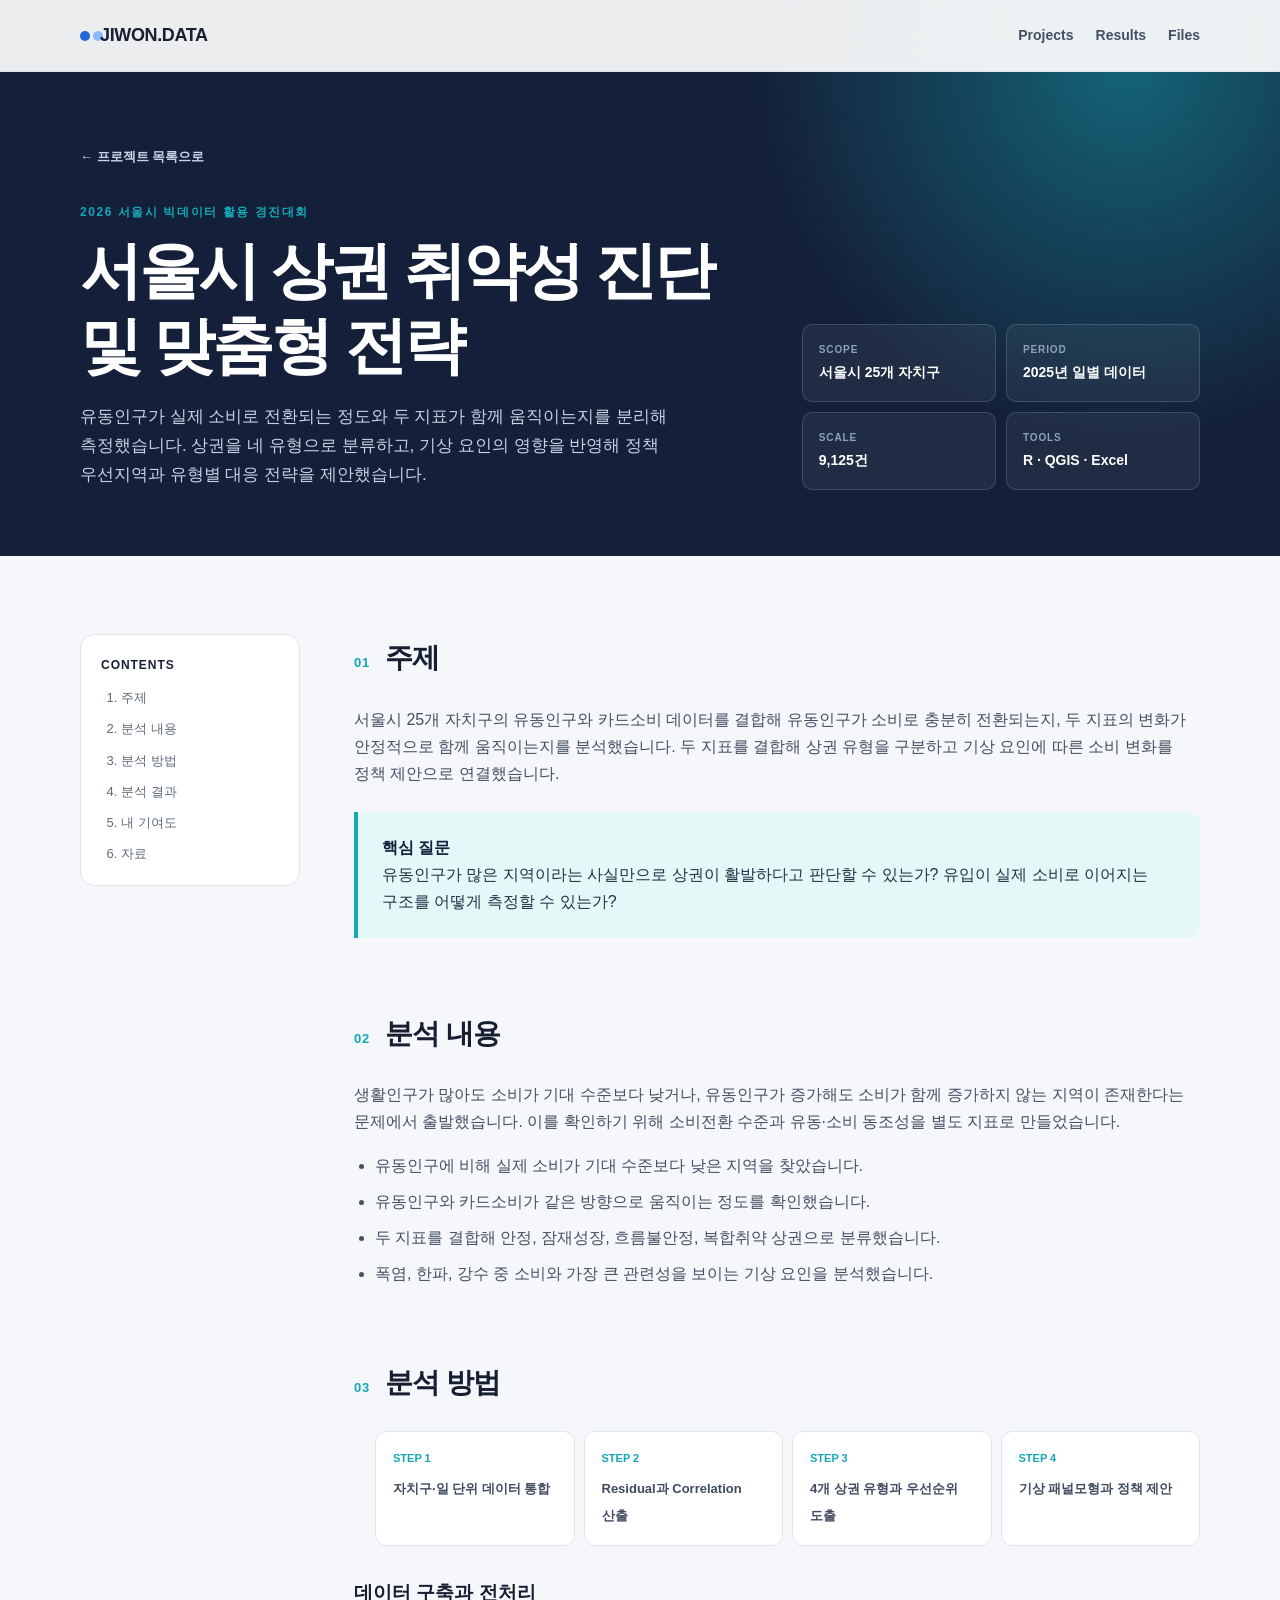
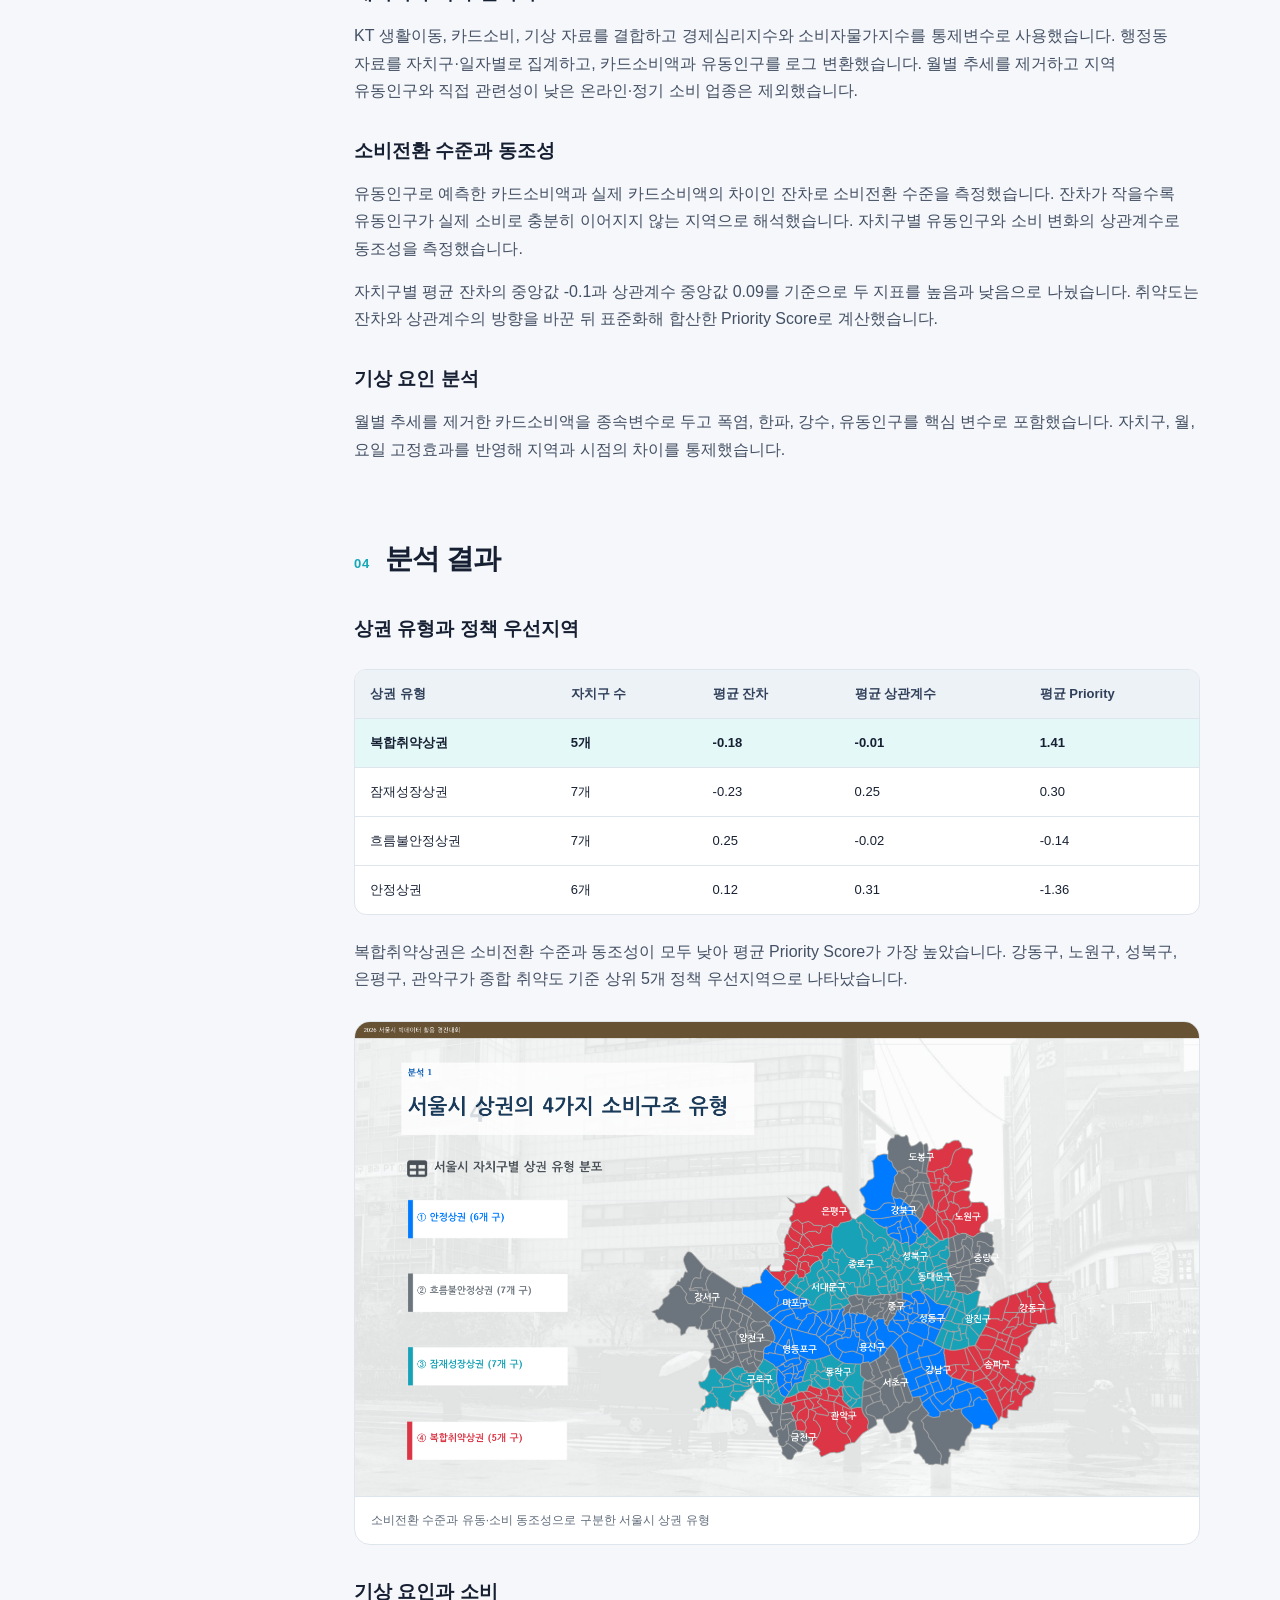
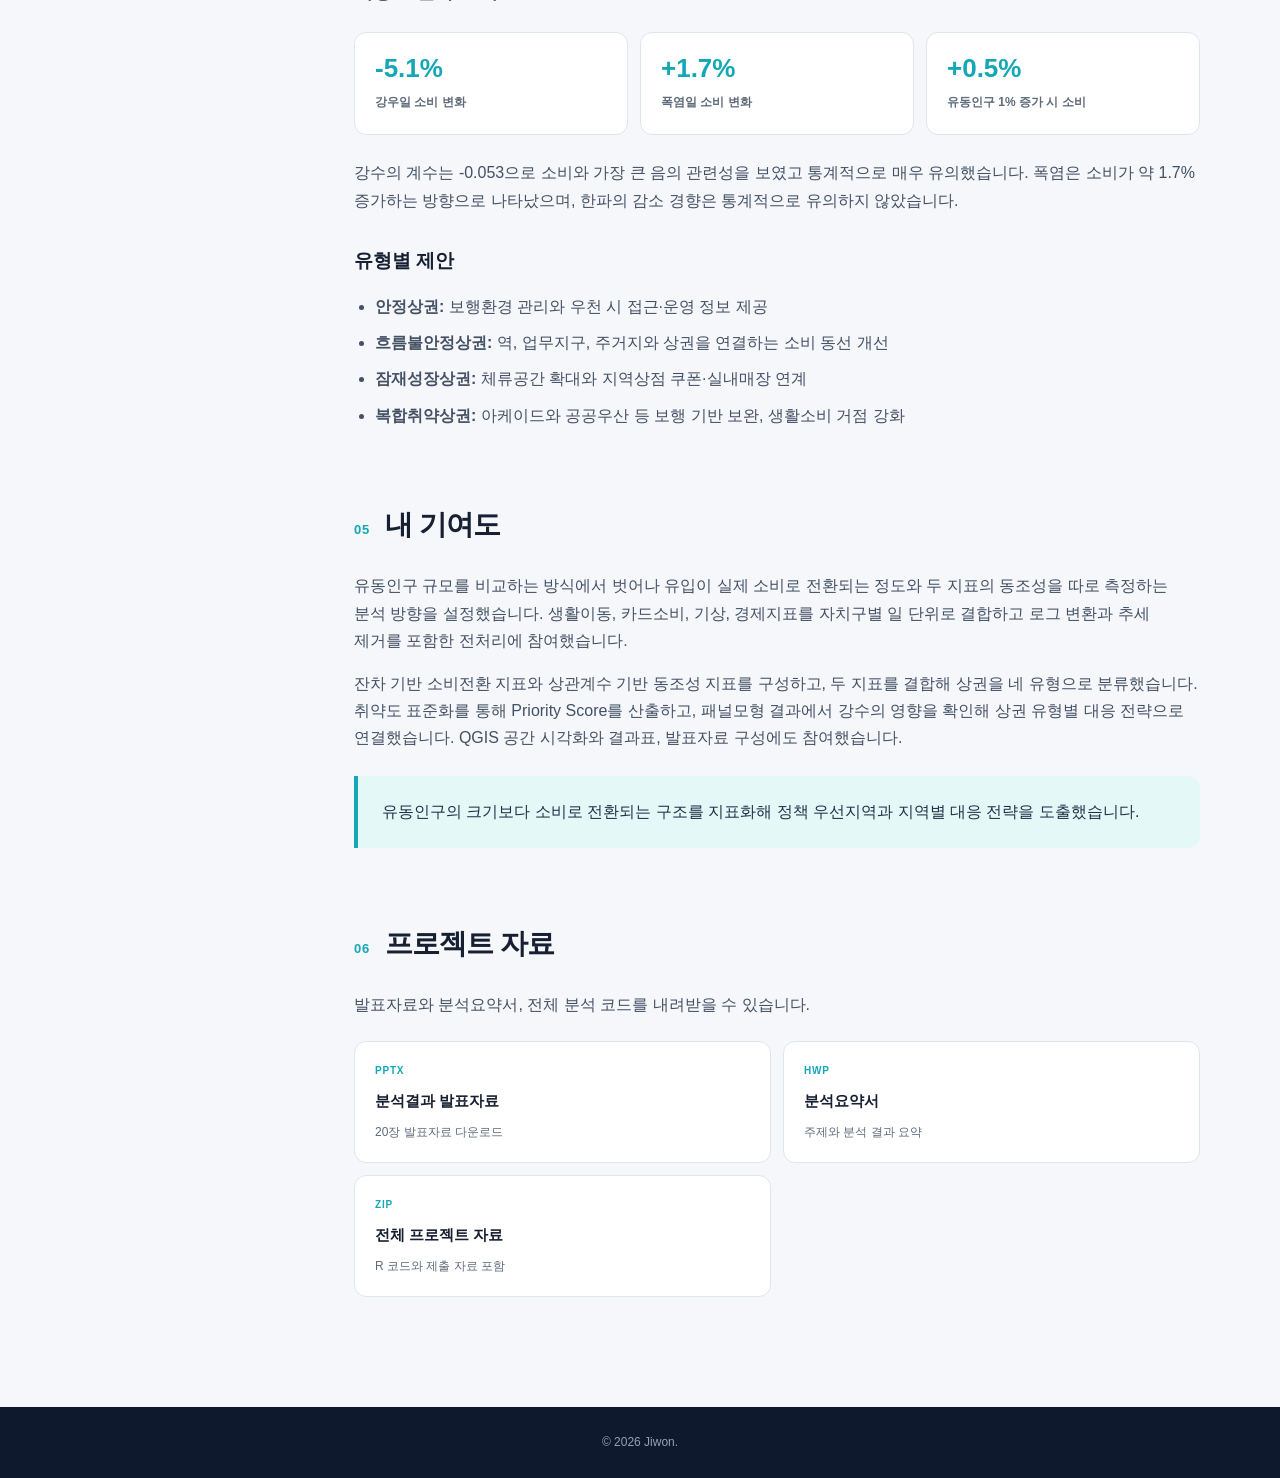
<file: projects/weather.html>
<!doctype html>
<html lang="ko">
  <head>
    <meta charset="utf-8" />
    <meta name="viewport" content="width=device-width, initial-scale=1" />
    <meta name="description" content="소비전환 수준과 유동·소비 동조성 기반 서울시 상권 취약성 진단" />
    <title>서울시 상권 취약성 진단 | Jiwon Portfolio</title>
    <link rel="stylesheet" href="../styles.css" />
    <script src="../script.js" defer></script>
  </head>
  <body class="detail-page weather">
    <a class="skip-link" href="#main">본문 바로가기</a>
    <nav class="site-nav detail-nav" aria-label="주요 메뉴">
      <div class="container nav-inner">
        <a class="logo" href="../index.html"><span class="logo-mark" aria-hidden="true"></span>JIWON.DATA</a>
        <button class="nav-toggle" type="button" aria-label="메뉴 열기" aria-expanded="false"><span aria-hidden="true"></span></button>
        <ul class="nav-menu">
          <li><a href="../index.html#projects">Projects</a></li>
          <li><a href="#result">Results</a></li>
          <li><a href="#resources">Files</a></li>
        </ul>
      </div>
    </nav>

    <main id="main">
      <header class="detail-hero">
        <div class="container">
          <a class="back-link" href="../index.html#projects">← 프로젝트 목록으로</a>
          <div class="detail-layout">
            <div>
              <p class="detail-kicker">2026 서울시 빅데이터 활용 경진대회</p>
              <h1>서울시 상권 취약성 진단 및 맞춤형 전략</h1>
              <p class="detail-lead">
                유동인구가 실제 소비로 전환되는 정도와 두 지표가 함께 움직이는지를 분리해
                측정했습니다. 상권을 네 유형으로 분류하고, 기상 요인의 영향을 반영해 정책 우선지역과
                유형별 대응 전략을 제안했습니다.
              </p>
            </div>
            <dl class="detail-meta">
              <div><dt>Scope</dt><dd>서울시 25개 자치구</dd></div>
              <div><dt>Period</dt><dd>2025년 일별 데이터</dd></div>
              <div><dt>Scale</dt><dd>9,125건</dd></div>
              <div><dt>Tools</dt><dd>R · QGIS · Excel</dd></div>
            </dl>
          </div>
        </div>
      </header>

      <div class="detail-content">
        <div class="container detail-grid">
          <aside class="toc" aria-label="페이지 목차">
            <strong>Contents</strong>
            <ol>
              <li><a href="#topic">주제</a></li><li><a href="#analysis">분석 내용</a></li>
              <li><a href="#method">분석 방법</a></li><li><a href="#result">분석 결과</a></li>
              <li><a href="#contribution">내 기여도</a></li><li><a href="#resources">자료</a></li>
            </ol>
          </aside>

          <article class="article">
            <section class="article-section" id="topic">
              <h2 class="numbered-title"><span>01</span> 주제</h2>
              <p>
                서울시 25개 자치구의 유동인구와 카드소비 데이터를 결합해 유동인구가 소비로 충분히
                전환되는지, 두 지표의 변화가 안정적으로 함께 움직이는지를 분석했습니다. 두 지표를
                결합해 상권 유형을 구분하고 기상 요인에 따른 소비 변화를 정책 제안으로 연결했습니다.
              </p>
              <div class="highlight-box">
                <strong>핵심 질문</strong><br />유동인구가 많은 지역이라는 사실만으로 상권이 활발하다고
                판단할 수 있는가? 유입이 실제 소비로 이어지는 구조를 어떻게 측정할 수 있는가?
              </div>
            </section>

            <section class="article-section" id="analysis">
              <h2 class="numbered-title"><span>02</span> 분석 내용</h2>
              <p>
                생활인구가 많아도 소비가 기대 수준보다 낮거나, 유동인구가 증가해도 소비가 함께
                증가하지 않는 지역이 존재한다는 문제에서 출발했습니다. 이를 확인하기 위해 소비전환
                수준과 유동·소비 동조성을 별도 지표로 만들었습니다.
              </p>
              <ul>
                <li>유동인구에 비해 실제 소비가 기대 수준보다 낮은 지역을 찾았습니다.</li>
                <li>유동인구와 카드소비가 같은 방향으로 움직이는 정도를 확인했습니다.</li>
                <li>두 지표를 결합해 안정, 잠재성장, 흐름불안정, 복합취약 상권으로 분류했습니다.</li>
                <li>폭염, 한파, 강수 중 소비와 가장 큰 관련성을 보이는 기상 요인을 분석했습니다.</li>
              </ul>
            </section>

            <section class="article-section" id="method">
              <h2 class="numbered-title"><span>03</span> 분석 방법</h2>
              <ol class="process">
                <li><b>STEP 1</b><span>자치구·일 단위 데이터 통합</span></li>
                <li><b>STEP 2</b><span>Residual과 Correlation 산출</span></li>
                <li><b>STEP 3</b><span>4개 상권 유형과 우선순위 도출</span></li>
                <li><b>STEP 4</b><span>기상 패널모형과 정책 제안</span></li>
              </ol>

              <h3>데이터 구축과 전처리</h3>
              <p>
                KT 생활이동, 카드소비, 기상 자료를 결합하고 경제심리지수와 소비자물가지수를
                통제변수로 사용했습니다. 행정동 자료를 자치구·일자별로 집계하고, 카드소비액과
                유동인구를 로그 변환했습니다. 월별 추세를 제거하고 지역 유동인구와 직접 관련성이
                낮은 온라인·정기 소비 업종은 제외했습니다.
              </p>

              <h3>소비전환 수준과 동조성</h3>
              <p>
                유동인구로 예측한 카드소비액과 실제 카드소비액의 차이인 잔차로 소비전환 수준을
                측정했습니다. 잔차가 작을수록 유동인구가 실제 소비로 충분히 이어지지 않는 지역으로
                해석했습니다. 자치구별 유동인구와 소비 변화의 상관계수로 동조성을 측정했습니다.
              </p>
              <p>
                자치구별 평균 잔차의 중앙값 -0.1과 상관계수 중앙값 0.09를 기준으로 두 지표를 높음과
                낮음으로 나눴습니다. 취약도는 잔차와 상관계수의 방향을 바꾼 뒤 표준화해 합산한
                Priority Score로 계산했습니다.
              </p>

              <h3>기상 요인 분석</h3>
              <p>
                월별 추세를 제거한 카드소비액을 종속변수로 두고 폭염, 한파, 강수, 유동인구를 핵심
                변수로 포함했습니다. 자치구, 월, 요일 고정효과를 반영해 지역과 시점의 차이를
                통제했습니다.
              </p>
            </section>

            <section class="article-section" id="result">
              <h2 class="numbered-title"><span>04</span> 분석 결과</h2>
              <h3>상권 유형과 정책 우선지역</h3>
              <div class="table-wrap">
                <table>
                  <thead><tr><th>상권 유형</th><th>자치구 수</th><th>평균 잔차</th><th>평균 상관계수</th><th>평균 Priority</th></tr></thead>
                  <tbody>
                    <tr class="best"><td>복합취약상권</td><td>5개</td><td>-0.18</td><td>-0.01</td><td>1.41</td></tr>
                    <tr><td>잠재성장상권</td><td>7개</td><td>-0.23</td><td>0.25</td><td>0.30</td></tr>
                    <tr><td>흐름불안정상권</td><td>7개</td><td>0.25</td><td>-0.02</td><td>-0.14</td></tr>
                    <tr><td>안정상권</td><td>6개</td><td>0.12</td><td>0.31</td><td>-1.36</td></tr>
                  </tbody>
                </table>
              </div>
              <p>
                복합취약상권은 소비전환 수준과 동조성이 모두 낮아 평균 Priority Score가 가장
                높았습니다. 강동구, 노원구, 성북구, 은평구, 관악구가 종합 취약도 기준 상위 5개
                정책 우선지역으로 나타났습니다.
              </p>

              <figure class="visual-card weather-visual">
                <img src="../assets/images/weather-map-restored.png" alt="서울시 자치구별 네 가지 상권 유형 지도" />
                <figcaption>소비전환 수준과 유동·소비 동조성으로 구분한 서울시 상권 유형</figcaption>
              </figure>

              <h3>기상 요인과 소비</h3>
              <div class="metrics">
                <div class="metric"><b>-5.1%</b><span>강우일 소비 변화</span></div>
                <div class="metric"><b>+1.7%</b><span>폭염일 소비 변화</span></div>
                <div class="metric"><b>+0.5%</b><span>유동인구 1% 증가 시 소비</span></div>
              </div>
              <p>
                강수의 계수는 -0.053으로 소비와 가장 큰 음의 관련성을 보였고 통계적으로 매우
                유의했습니다. 폭염은 소비가 약 1.7% 증가하는 방향으로 나타났으며, 한파의 감소
                경향은 통계적으로 유의하지 않았습니다.
              </p>

              <h3>유형별 제안</h3>
              <ul>
                <li><strong>안정상권:</strong> 보행환경 관리와 우천 시 접근·운영 정보 제공</li>
                <li><strong>흐름불안정상권:</strong> 역, 업무지구, 주거지와 상권을 연결하는 소비 동선 개선</li>
                <li><strong>잠재성장상권:</strong> 체류공간 확대와 지역상점 쿠폰·실내매장 연계</li>
                <li><strong>복합취약상권:</strong> 아케이드와 공공우산 등 보행 기반 보완, 생활소비 거점 강화</li>
              </ul>
            </section>

            <section class="article-section" id="contribution">
              <h2 class="numbered-title"><span>05</span> 내 기여도</h2>
              <p>
                유동인구 규모를 비교하는 방식에서 벗어나 유입이 실제 소비로 전환되는 정도와 두
                지표의 동조성을 따로 측정하는 분석 방향을 설정했습니다. 생활이동, 카드소비, 기상,
                경제지표를 자치구별 일 단위로 결합하고 로그 변환과 추세 제거를 포함한 전처리에
                참여했습니다.
              </p>
              <p>
                잔차 기반 소비전환 지표와 상관계수 기반 동조성 지표를 구성하고, 두 지표를 결합해
                상권을 네 유형으로 분류했습니다. 취약도 표준화를 통해 Priority Score를 산출하고,
                패널모형 결과에서 강수의 영향을 확인해 상권 유형별 대응 전략으로 연결했습니다.
                QGIS 공간 시각화와 결과표, 발표자료 구성에도 참여했습니다.
              </p>
              <div class="highlight-box">
                유동인구의 크기보다 소비로 전환되는 구조를 지표화해 정책 우선지역과 지역별 대응
                전략을 도출했습니다.
              </div>
            </section>

            <section class="article-section" id="resources">
              <h2 class="numbered-title"><span>06</span> 프로젝트 자료</h2>
              <p>발표자료와 분석요약서, 전체 분석 코드를 내려받을 수 있습니다.</p>
              <div class="resource-grid">
                <a class="resource-card" href="../assets/documents/weather-presentation.pptx" download>
                  <small>PPTX</small><strong>분석결과 발표자료</strong><span>20장 발표자료 다운로드</span>
                </a>
                <a class="resource-card" href="../assets/documents/weather-summary.hwp" download>
                  <small>HWP</small><strong>분석요약서</strong><span>주제와 분석 결과 요약</span>
                </a>
                <a class="resource-card" href="../downloads/bigdata-campus-full.zip" download>
                  <small>ZIP</small><strong>전체 프로젝트 자료</strong><span>R 코드와 제출 자료 포함</span>
                </a>
              </div>
            </section>

          </article>
        </div>
      </div>
    </main>

    <footer class="site-footer"><div class="container">© <span data-year>2026</span> Jiwon.</div></footer>
  </body>
</html>
</file>
<file: styles.css>
:root {
  --ink: #172033;
  --muted: #5f6b7a;
  --line: #dfe5ed;
  --surface: #ffffff;
  --soft: #f5f7fa;
  --brand: #2368d8;
  --brand-dark: #174da9;
  --brand-soft: #eaf2ff;
  --nav-height: 72px;
  --shadow: 0 18px 50px rgba(23, 32, 51, 0.10);
}

* {
  box-sizing: border-box;
  margin: 0;
  padding: 0;
}

html {
  scroll-behavior: smooth;
  scroll-padding-top: calc(var(--nav-height) + 24px);
}

body {
  min-width: 320px;
  color: var(--ink);
  background: var(--surface);
  font-family: Pretendard, "Noto Sans KR", -apple-system, BlinkMacSystemFont,
    "Segoe UI", sans-serif;
  line-height: 1.7;
  word-break: keep-all;
}

body.detail-page {
  background: var(--soft);
}

a {
  color: inherit;
  text-decoration: none;
}

img {
  display: block;
  width: 100%;
}

button,
a {
  -webkit-tap-highlight-color: transparent;
}

.container {
  width: min(1120px, calc(100% - 40px));
  margin-inline: auto;
}

.skip-link {
  position: fixed;
  left: 16px;
  top: -60px;
  z-index: 2000;
  padding: 10px 14px;
  color: #fff;
  background: var(--ink);
  border-radius: 8px;
}

.skip-link:focus {
  top: 12px;
}

/* Navigation */
.site-nav {
  position: fixed;
  inset: 0 0 auto;
  z-index: 1000;
  height: var(--nav-height);
  border-bottom: 1px solid rgba(223, 229, 237, 0.88);
  background: rgba(255, 255, 255, 0.92);
  backdrop-filter: blur(14px);
}

.nav-inner {
  height: 100%;
  display: flex;
  align-items: center;
  justify-content: space-between;
}

.logo {
  display: inline-flex;
  align-items: center;
  gap: 10px;
  font-size: 18px;
  font-weight: 800;
  letter-spacing: -0.02em;
}

.logo-mark {
  width: 10px;
  height: 10px;
  background: var(--brand);
  border-radius: 50%;
  box-shadow: 13px 0 0 #8bb7ff;
}

.nav-menu {
  display: flex;
  align-items: center;
  gap: 30px;
  list-style: none;
  color: #435064;
  font-size: 14px;
  font-weight: 650;
}

.nav-menu a {
  transition: color 0.2s ease;
}

.nav-menu a:hover,
.nav-menu a:focus-visible {
  color: var(--brand);
}

.nav-toggle {
  display: none;
  width: 42px;
  height: 42px;
  border: 1px solid var(--line);
  background: #fff;
  border-radius: 10px;
  cursor: pointer;
}

.nav-toggle span,
.nav-toggle span::before,
.nav-toggle span::after {
  display: block;
  width: 18px;
  height: 2px;
  margin: auto;
  background: var(--ink);
  content: "";
  transition: 0.2s ease;
}

.nav-toggle span {
  position: relative;
}

.nav-toggle span::before {
  position: absolute;
  top: -6px;
}

.nav-toggle span::after {
  position: absolute;
  top: 6px;
}

/* Home hero */
.hero {
  min-height: 92vh;
  display: flex;
  align-items: center;
  padding: calc(var(--nav-height) + 80px) 0 88px;
  overflow: hidden;
  background:
    radial-gradient(circle at 84% 20%, rgba(60, 132, 255, 0.18), transparent 27%),
    linear-gradient(145deg, #fafdff 0%, #f1f6fd 58%, #eef3fa 100%);
}

.hero-grid {
  display: grid;
  grid-template-columns: minmax(0, 1.3fr) minmax(300px, 0.7fr);
  gap: 72px;
  align-items: center;
}

.eyebrow {
  margin-bottom: 18px;
  color: var(--brand);
  font-size: 13px;
  font-weight: 800;
  letter-spacing: 0.16em;
  text-transform: uppercase;
}

.hero h1 {
  max-width: 760px;
  margin-bottom: 26px;
  color: #13203a;
  font-size: clamp(44px, 6.2vw, 76px);
  line-height: 1.14;
  letter-spacing: -0.052em;
}

.hero h1 span {
  color: var(--brand);
}

.hero-copy {
  max-width: 690px;
  margin-bottom: 36px;
  color: var(--muted);
  font-size: 18px;
}

.button-row {
  display: flex;
  flex-wrap: wrap;
  gap: 12px;
}

.button {
  display: inline-flex;
  align-items: center;
  justify-content: center;
  gap: 8px;
  min-height: 48px;
  padding: 11px 21px;
  border: 1px solid transparent;
  border-radius: 10px;
  font-size: 14px;
  font-weight: 750;
  transition: transform 0.2s ease, box-shadow 0.2s ease, border-color 0.2s ease,
    color 0.2s ease, background 0.2s ease;
}

.button:hover {
  transform: translateY(-2px);
}

.button-primary {
  color: #fff;
  background: var(--brand);
  box-shadow: 0 10px 24px rgba(35, 104, 216, 0.24);
}

.button-primary:hover {
  background: var(--brand-dark);
}

.button-secondary {
  color: var(--ink);
  border-color: #cbd5e1;
  background: #fff;
}

.button-secondary:hover {
  color: var(--brand);
  border-color: var(--brand);
}

.hero-panel {
  position: relative;
  padding: 34px;
  overflow: hidden;
  color: #fff;
  background: #15223a;
  border-radius: 22px;
  box-shadow: var(--shadow);
}

.hero-panel::after {
  position: absolute;
  right: -65px;
  bottom: -80px;
  width: 220px;
  height: 220px;
  background: radial-gradient(circle, rgba(80, 151, 255, 0.55), transparent 64%);
  content: "";
}

.hero-panel-label {
  margin-bottom: 28px;
  color: #94bfff;
  font-size: 12px;
  font-weight: 800;
  letter-spacing: 0.14em;
}

.hero-principles {
  position: relative;
  z-index: 1;
  display: grid;
  gap: 18px;
  list-style: none;
}

.hero-principles li {
  display: grid;
  grid-template-columns: 34px 1fr;
  gap: 12px;
  align-items: start;
}

.hero-principles strong {
  color: #8bb7ff;
  font-size: 13px;
}

.hero-principles span {
  color: #e7edf7;
  font-size: 15px;
}

/* General sections */
.section {
  padding: 108px 0;
}

.section-soft {
  background: var(--soft);
}

.section-heading {
  max-width: 720px;
  margin-bottom: 50px;
}

.section-kicker {
  margin-bottom: 10px;
  color: var(--brand);
  font-size: 12px;
  font-weight: 850;
  letter-spacing: 0.14em;
  text-transform: uppercase;
}

.section-heading h2 {
  margin-bottom: 15px;
  font-size: clamp(30px, 4vw, 43px);
  line-height: 1.25;
  letter-spacing: -0.04em;
}

.section-heading p {
  color: var(--muted);
}

.about-grid {
  display: grid;
  grid-template-columns: 1.25fr 0.75fr;
  gap: 64px;
}

.about-copy {
  display: grid;
  gap: 18px;
  color: #445064;
  font-size: 17px;
}

.about-copy strong {
  color: var(--ink);
}

.fact-list {
  display: grid;
  gap: 12px;
  list-style: none;
}

.fact-list li {
  padding: 19px 21px;
  border: 1px solid var(--line);
  border-radius: 12px;
  background: #fff;
}

.fact-list b {
  display: block;
  margin-bottom: 3px;
  color: var(--brand);
  font-size: 12px;
  letter-spacing: 0.06em;
  text-transform: uppercase;
}

.fact-list span {
  font-size: 15px;
  font-weight: 650;
}

.skills-grid {
  display: grid;
  grid-template-columns: repeat(3, 1fr);
  gap: 16px;
}

.skill {
  min-height: 150px;
  padding: 25px;
  border: 1px solid var(--line);
  border-radius: 14px;
  background: #fff;
}

.skill h3 {
  margin-bottom: 10px;
  font-size: 18px;
}

.skill p {
  color: var(--muted);
  font-size: 14px;
}

/* Project cards */
.project-grid {
  display: grid;
  grid-template-columns: repeat(3, 1fr);
  gap: 22px;
}

.project-card {
  display: flex;
  flex-direction: column;
  overflow: hidden;
  border: 1px solid var(--line);
  border-radius: 18px;
  background: #fff;
  transition: transform 0.25s ease, box-shadow 0.25s ease;
}

.project-card:hover {
  transform: translateY(-6px);
  box-shadow: var(--shadow);
}

.project-image {
  position: relative;
  height: 214px;
  overflow: hidden;
  background: #dfe8f6;
}

.project-image img {
  height: 100%;
  object-fit: cover;
  transition: transform 0.35s ease;
}

.project-card:hover .project-image img {
  transform: scale(1.035);
}

.project-image::after {
  position: absolute;
  inset: 0;
  background: linear-gradient(to top, rgba(10, 24, 47, 0.28), transparent 55%);
  content: "";
}

.weather-cover img {
  object-position: center;
}

.loan-cover img {
  object-position: center 49%;
}

.project-index {
  position: absolute;
  left: 18px;
  top: 18px;
  z-index: 2;
  display: grid;
  place-items: center;
  width: 36px;
  height: 36px;
  color: #fff;
  background: rgba(18, 34, 58, 0.84);
  border-radius: 50%;
  font-size: 12px;
  font-weight: 800;
}

.project-body {
  flex: 1;
  display: flex;
  flex-direction: column;
  padding: 25px;
}

.project-type {
  margin-bottom: 8px;
  color: var(--brand);
  font-size: 11px;
  font-weight: 850;
  letter-spacing: 0.09em;
  text-transform: uppercase;
}

.project-body h3 {
  margin-bottom: 12px;
  font-size: 21px;
  line-height: 1.35;
  letter-spacing: -0.025em;
}

.project-summary {
  margin-bottom: 20px;
  color: var(--muted);
  font-size: 14px;
}

.tags {
  display: flex;
  flex-wrap: wrap;
  gap: 7px;
  margin-bottom: 22px;
}

.tag {
  padding: 5px 9px;
  color: #4d5b70;
  background: #edf2f8;
  border-radius: 6px;
  font-size: 11px;
  font-weight: 650;
}

.project-link {
  display: inline-flex;
  align-items: center;
  gap: 7px;
  margin-top: auto;
  color: var(--brand);
  font-size: 14px;
  font-weight: 800;
}

.project-link::after {
  content: "→";
  transition: transform 0.2s ease;
}

.project-card:hover .project-link::after {
  transform: translateX(4px);
}

.timeline {
  max-width: 850px;
}

.timeline-item {
  position: relative;
  display: grid;
  grid-template-columns: 190px 1fr;
  gap: 34px;
  padding: 0 0 38px 26px;
  border-left: 2px solid #d7e0eb;
}

.timeline-item:last-child {
  padding-bottom: 0;
}

.timeline-item::before {
  position: absolute;
  left: -7px;
  top: 7px;
  width: 12px;
  height: 12px;
  background: var(--brand);
  border: 3px solid #eff5fd;
  border-radius: 50%;
  content: "";
}

.timeline-label {
  color: var(--brand);
  font-size: 12px;
  font-weight: 800;
  letter-spacing: 0.05em;
}

.timeline-content h3 {
  margin-bottom: 7px;
  font-size: 19px;
}

.timeline-content p {
  color: var(--muted);
  font-size: 15px;
}

.contact {
  padding: 96px 0;
  color: #fff;
  background: #142039;
  text-align: center;
}

.contact h2 {
  margin-bottom: 13px;
  font-size: clamp(28px, 4vw, 42px);
}

.contact p {
  max-width: 620px;
  margin: 0 auto 28px;
  color: #b8c4d7;
}

.contact .button-secondary {
  color: #fff;
  border-color: #53627a;
  background: transparent;
}

.contact .button-secondary:hover {
  color: var(--ink);
  background: #fff;
}

.site-footer {
  padding: 25px 0;
  color: #93a1b7;
  background: #0f192d;
  font-size: 12px;
  text-align: center;
}

/* Project detail */
.detail-nav .nav-menu {
  gap: 22px;
}

.detail-hero {
  padding: calc(var(--nav-height) + 70px) 0 66px;
  color: #fff;
  background:
    radial-gradient(circle at 88% 12%, color-mix(in srgb, var(--accent) 50%, transparent), transparent 30%),
    #142039;
}

.detail-page {
  --accent: #4f8df7;
  --accent-soft: #eaf2ff;
}

.detail-page.weather {
  --accent: #14a7b5;
  --accent-soft: #e4f8f8;
}

.detail-page.churn {
  --accent: #4479e9;
  --accent-soft: #eaf0ff;
}

.detail-page.loan {
  --accent: #07857d;
  --accent-soft: #e1f6f3;
}

.back-link {
  display: inline-flex;
  align-items: center;
  gap: 7px;
  margin-bottom: 34px;
  color: #c7d4e6;
  font-size: 13px;
  font-weight: 700;
}

.back-link:hover {
  color: #fff;
}

.detail-layout {
  display: grid;
  grid-template-columns: minmax(0, 1.25fr) minmax(280px, 0.75fr);
  gap: 58px;
  align-items: end;
}

.detail-kicker {
  margin-bottom: 12px;
  color: var(--accent);
  font-size: 12px;
  font-weight: 850;
  letter-spacing: 0.13em;
  text-transform: uppercase;
}

.detail-hero h1 {
  max-width: 780px;
  margin-bottom: 20px;
  font-size: clamp(37px, 5.4vw, 62px);
  line-height: 1.2;
  letter-spacing: -0.048em;
}

.detail-lead {
  max-width: 760px;
  color: #c6d1e2;
  font-size: 17px;
}

.detail-meta {
  display: grid;
  grid-template-columns: repeat(2, 1fr);
  gap: 10px;
}

.detail-meta div {
  padding: 16px;
  border: 1px solid rgba(255, 255, 255, 0.14);
  border-radius: 10px;
  background: rgba(255, 255, 255, 0.055);
}

.detail-meta dt {
  margin-bottom: 3px;
  color: #8fa2bb;
  font-size: 10px;
  font-weight: 800;
  letter-spacing: 0.09em;
  text-transform: uppercase;
}

.detail-meta dd {
  color: #fff;
  font-size: 14px;
  font-weight: 700;
}

.detail-content {
  padding: 78px 0 110px;
}

.detail-grid {
  display: grid;
  grid-template-columns: 220px minmax(0, 1fr);
  gap: 54px;
  align-items: start;
}

.toc {
  position: sticky;
  top: calc(var(--nav-height) + 24px);
  padding: 20px;
  border: 1px solid var(--line);
  border-radius: 14px;
  background: #fff;
}

.toc strong {
  display: block;
  margin-bottom: 12px;
  font-size: 12px;
  letter-spacing: 0.08em;
  text-transform: uppercase;
}

.toc ol {
  display: grid;
  gap: 9px;
  padding-left: 20px;
  color: var(--muted);
  font-size: 13px;
}

.toc a:hover {
  color: var(--accent);
}

.article {
  min-width: 0;
}

.article-section {
  margin-bottom: 72px;
  scroll-margin-top: calc(var(--nav-height) + 28px);
}

.article-section:last-child {
  margin-bottom: 0;
}

.numbered-title {
  display: flex;
  gap: 15px;
  align-items: baseline;
  margin-bottom: 24px;
  font-size: 28px;
  letter-spacing: -0.035em;
}

.numbered-title span {
  color: var(--accent);
  font-size: 13px;
  font-weight: 850;
  letter-spacing: 0.05em;
}

.article p {
  margin-bottom: 16px;
  color: #445064;
}

.article p:last-child {
  margin-bottom: 0;
}

.article h3 {
  margin: 31px 0 13px;
  font-size: 19px;
}

.article ul,
.article ol:not(.metric-list) {
  display: grid;
  gap: 9px;
  margin: 16px 0 20px;
  padding-left: 21px;
  color: #445064;
}

.highlight-box {
  margin: 25px 0;
  padding: 22px 24px;
  color: #243047;
  background: var(--accent-soft);
  border-left: 4px solid var(--accent);
  border-radius: 0 12px 12px 0;
}

.highlight-box strong {
  color: #10213e;
}

.visual-card {
  margin: 28px 0;
  overflow: hidden;
  border: 1px solid var(--line);
  border-radius: 16px;
  background: #fff;
}

.visual-card img {
  max-height: 520px;
  object-fit: cover;
  object-position: center;
}

.visual-card.weather-visual img {
  width: 100%;
  max-height: none;
  object-fit: contain;
  object-position: center;
}

.visual-card figcaption {
  padding: 13px 16px;
  color: var(--muted);
  border-top: 1px solid var(--line);
  font-size: 12px;
}

.metrics {
  display: grid;
  grid-template-columns: repeat(3, 1fr);
  gap: 12px;
  margin: 24px 0;
}

.metric {
  padding: 20px;
  border: 1px solid var(--line);
  border-radius: 12px;
  background: #fff;
}

.metric b {
  display: block;
  margin-bottom: 3px;
  color: var(--accent);
  font-size: 26px;
  line-height: 1.2;
}

.metric span {
  color: var(--muted);
  font-size: 12px;
  font-weight: 700;
}

.table-wrap {
  margin: 23px 0;
  overflow-x: auto;
  border: 1px solid var(--line);
  border-radius: 12px;
  background: #fff;
}

table {
  width: 100%;
  border-collapse: collapse;
  font-size: 13px;
  text-align: left;
}

th,
td {
  padding: 13px 15px;
  border-bottom: 1px solid var(--line);
  white-space: nowrap;
}

th {
  color: #31405a;
  background: #edf2f7;
  font-weight: 800;
}

tbody tr:last-child td {
  border-bottom: 0;
}

tbody tr.best td {
  background: var(--accent-soft);
  font-weight: 700;
}

.process {
  display: grid;
  grid-template-columns: repeat(4, 1fr);
  gap: 10px;
  margin: 22px 0;
  list-style: none;
}

.process li {
  position: relative;
  min-height: 112px;
  padding: 17px;
  border: 1px solid var(--line);
  border-radius: 11px;
  background: #fff;
}

.process b {
  display: block;
  margin-bottom: 6px;
  color: var(--accent);
  font-size: 11px;
}

.process span {
  color: #3f4b60;
  font-size: 13px;
  font-weight: 650;
}

.resource-grid {
  display: grid;
  grid-template-columns: repeat(2, 1fr);
  gap: 12px;
  margin-top: 23px;
}

.resource-card {
  display: flex;
  min-height: 122px;
  flex-direction: column;
  justify-content: space-between;
  padding: 20px;
  border: 1px solid var(--line);
  border-radius: 12px;
  background: #fff;
  transition: transform 0.2s ease, border-color 0.2s ease;
}

.resource-card:hover {
  transform: translateY(-2px);
  border-color: var(--accent);
}

.resource-card small {
  color: var(--accent);
  font-size: 10px;
  font-weight: 850;
  letter-spacing: 0.08em;
  text-transform: uppercase;
}

.resource-card strong {
  display: block;
  margin: 7px 0;
  font-size: 15px;
}

.resource-card span {
  color: var(--muted);
  font-size: 12px;
}

/* Responsive */
@media (max-width: 980px) {
  .hero-grid,
  .detail-layout {
    grid-template-columns: 1fr;
  }

  .hero-panel {
    max-width: 650px;
  }

  .project-grid {
    grid-template-columns: repeat(2, 1fr);
  }

  .skills-grid {
    grid-template-columns: repeat(2, 1fr);
  }

  .detail-meta {
    max-width: 650px;
  }
}

@media (max-width: 760px) {
  :root {
    --nav-height: 64px;
  }

  .container {
    width: min(100% - 28px, 1120px);
  }

  .nav-toggle {
    display: block;
  }

  .nav-menu {
    position: absolute;
    left: 14px;
    right: 14px;
    top: calc(var(--nav-height) - 2px);
    display: none;
    flex-direction: column;
    align-items: stretch;
    gap: 0;
    padding: 10px;
    border: 1px solid var(--line);
    border-radius: 12px;
    background: #fff;
    box-shadow: var(--shadow);
  }

  .nav-menu.open {
    display: flex;
  }

  .nav-menu a {
    display: block;
    padding: 11px 12px;
    border-radius: 7px;
  }

  .nav-menu a:hover {
    background: var(--soft);
  }

  .hero {
    min-height: auto;
    padding-top: calc(var(--nav-height) + 58px);
  }

  .hero-grid {
    gap: 42px;
  }

  .hero h1 {
    font-size: clamp(40px, 13vw, 58px);
  }

  .hero-copy {
    font-size: 16px;
  }

  .section {
    padding: 78px 0;
  }

  .about-grid,
  .detail-grid {
    grid-template-columns: 1fr;
    gap: 34px;
  }

  .toc {
    position: static;
  }

  .toc ol {
    grid-template-columns: repeat(2, minmax(0, 1fr));
  }

  .project-grid,
  .skills-grid,
  .resource-grid {
    grid-template-columns: 1fr;
  }

  .project-image {
    height: 230px;
  }

  .timeline-item {
    grid-template-columns: 1fr;
    gap: 4px;
  }

  .metrics {
    grid-template-columns: repeat(2, 1fr);
  }

  .process {
    grid-template-columns: repeat(2, 1fr);
  }

}

@media (max-width: 480px) {
  body {
    word-break: normal;
  }

  .hero h1,
  .detail-hero h1 {
    word-break: keep-all;
  }

  .button-row .button {
    width: 100%;
  }

  .hero-panel {
    padding: 27px 22px;
  }

  .detail-meta,
  .metrics,
  .process {
    grid-template-columns: 1fr;
  }

  .detail-content {
    padding-top: 58px;
  }

  .numbered-title {
    font-size: 25px;
  }

  .toc ol {
    grid-template-columns: 1fr;
  }

}

@media (prefers-reduced-motion: reduce) {
  html {
    scroll-behavior: auto;
  }

  *,
  *::before,
  *::after {
    transition-duration: 0.01ms !important;
  }
}
</file>
